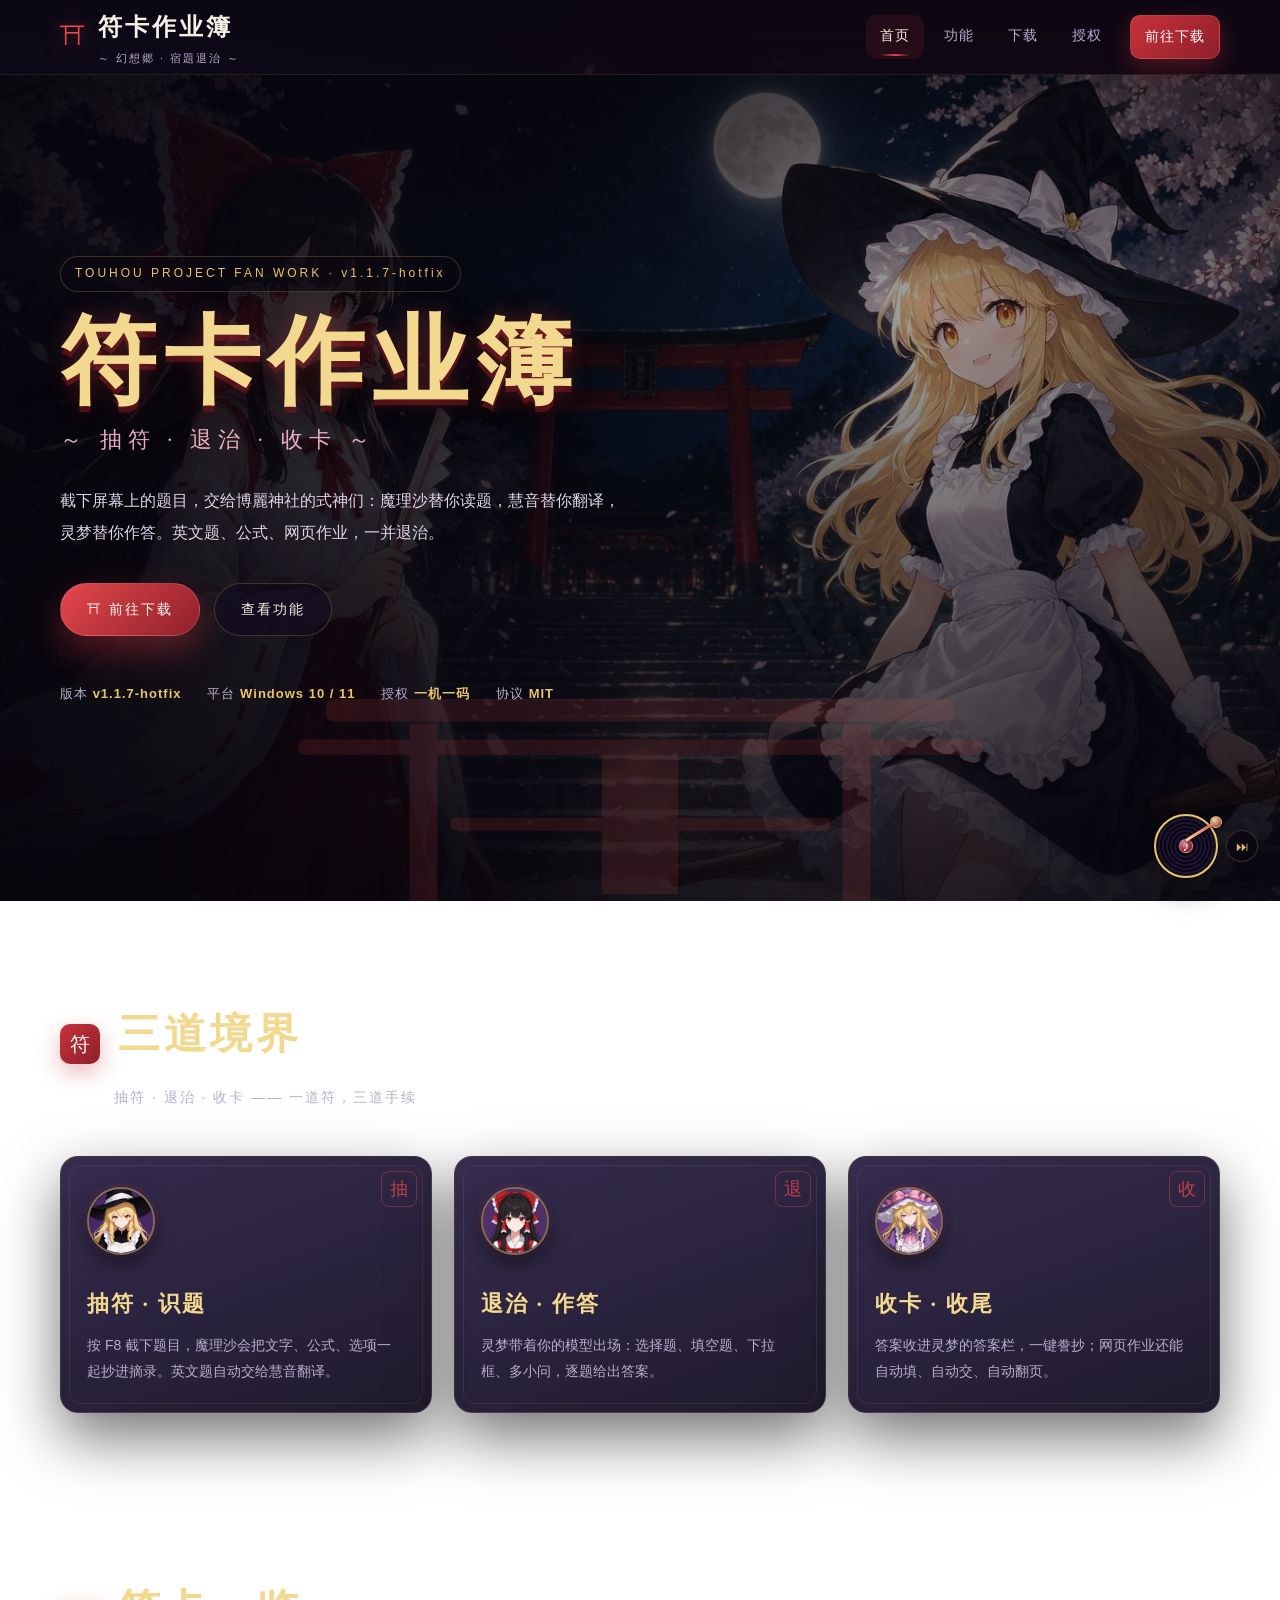
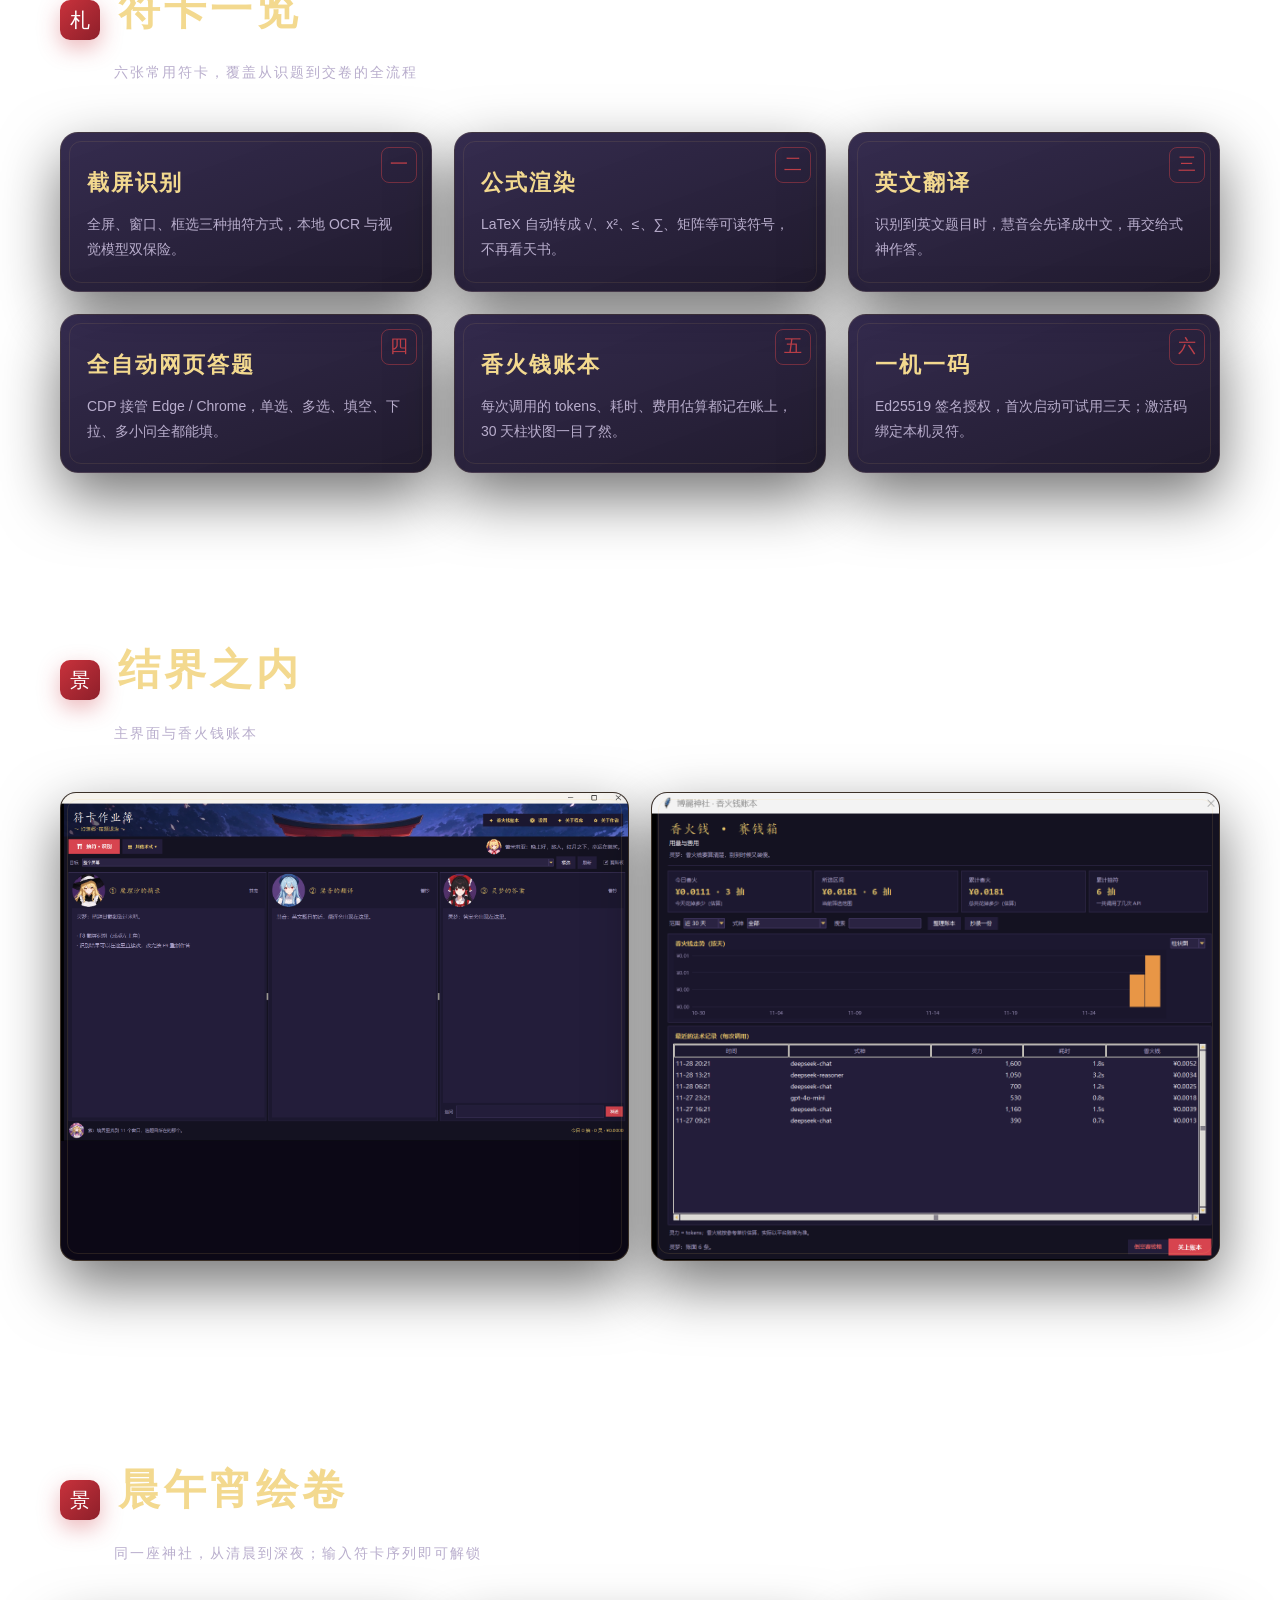
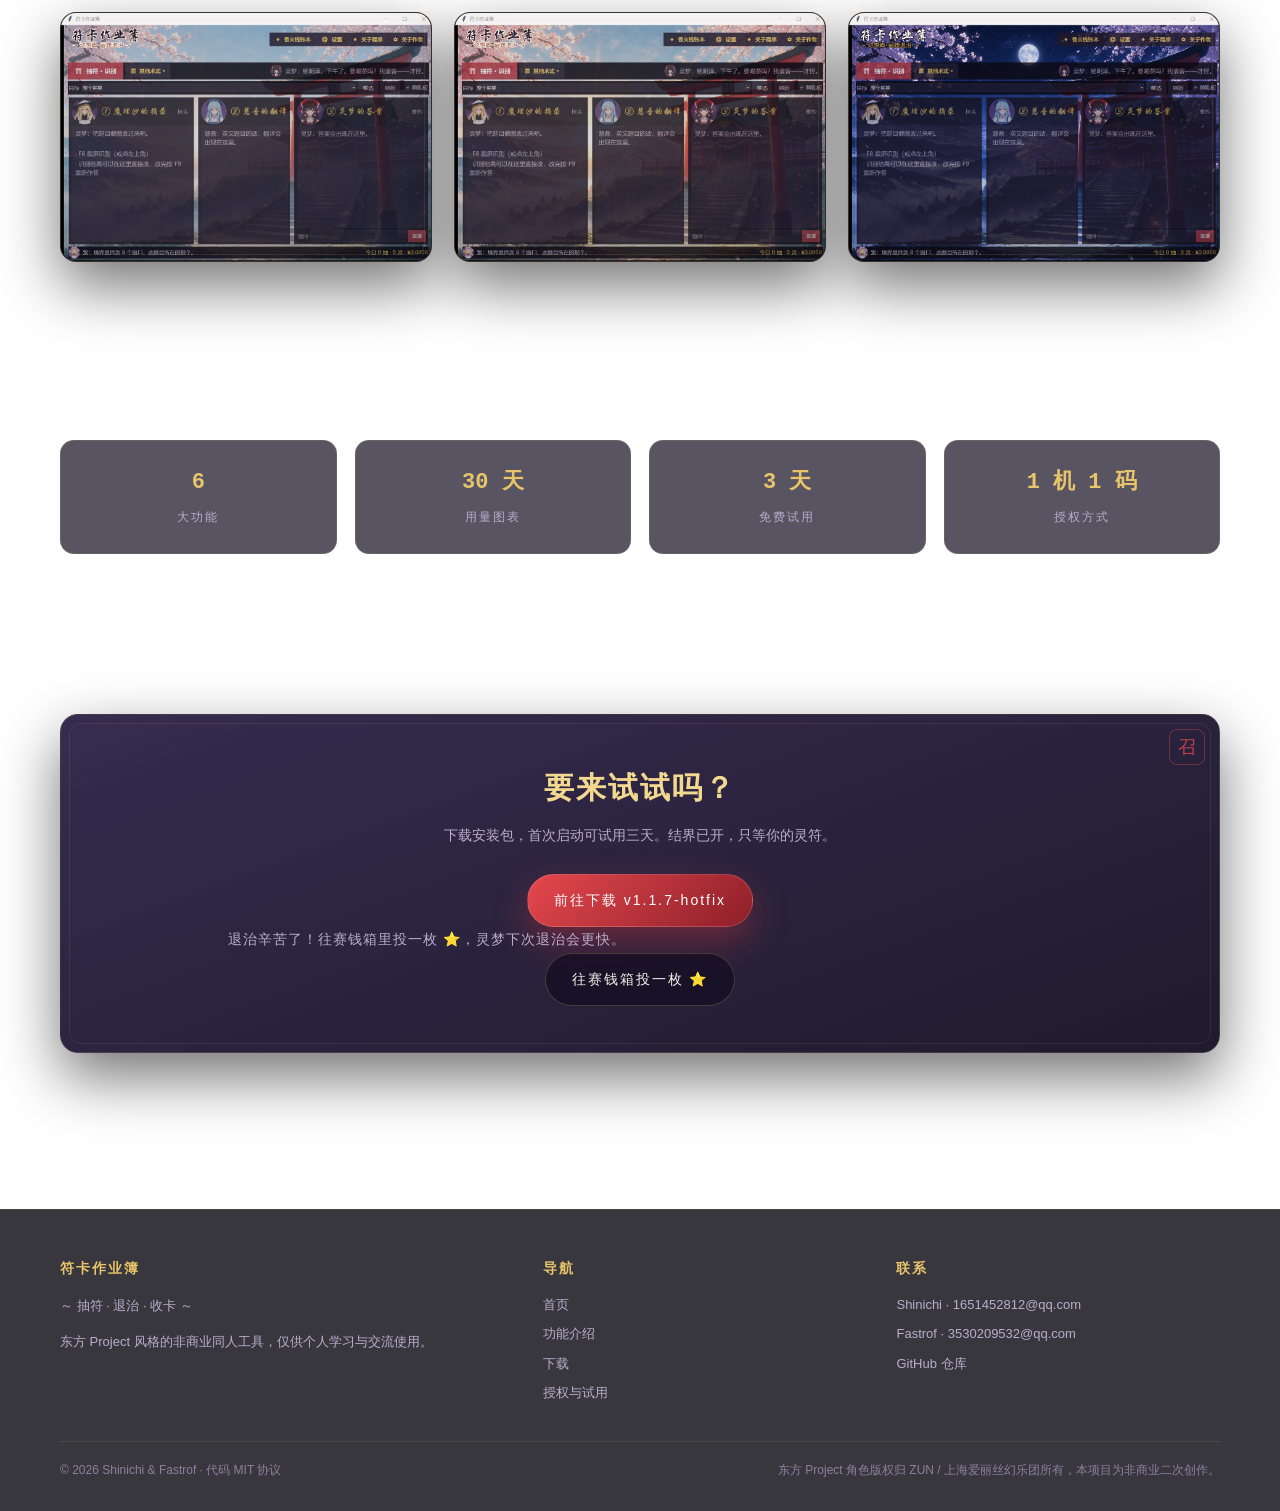
<file: docs/index.html>
<!DOCTYPE html>
<html lang="zh-CN">
<head>
  <script>
document.documentElement.classList.add("js");
(function () {
  var ua = navigator.userAgent || "";
  if (/MicroMessenger|wxwork/i.test(ua)) document.documentElement.classList.add("is-wechat");
})();
</script>
  <meta charset="UTF-8" />
  <meta name="viewport" content="width=device-width, initial-scale=1.0" />
  <title>符卡作业簿 · SpellCardHomework</title>
  <meta name="description" content="东方 Project 风格的 Windows 截屏识题 + AI 作答 + 全自动网页答题工具。" />
  <link rel="icon" href="assets/img/favicon.png" />
  <link rel="stylesheet" href="assets/css/style.css?v=20261124a" />
</head>
<body>
  <!-- 微信内置浏览器硬拦截：JS 只负责复制链接，不提供继续浏览按钮 -->
  <div class="wechat-guard" id="wechatGuard" role="alertdialog" aria-modal="true"
       aria-labelledby="wechatGuardTitle" aria-describedby="wechatGuardDesc">
    <div class="wechat-card">
      <div class="wechat-seal" aria-hidden="true">微</div>
      <p class="wechat-kicker">结界提示 · 微信内置浏览器</p>
      <h2 id="wechatGuardTitle">请用系统浏览器打开</h2>
      <p class="wechat-desc" id="wechatGuardDesc">
        微信内置浏览器会限制本站的样式与下载功能，页面可能显示不全。
        复制网址后，用手机或电脑的浏览器打开即可正常访问。
      </p>
      <ol class="wechat-steps">
        <li><b>iPhone</b><span>点右上角「···」→「在默认浏览器打开」</span></li>
        <li><b>Android</b><span>点右上角「···」→「在浏览器打开」</span></li>
        <li><b>电脑微信</b><span>点右上角「···」→「在浏览器中打开」</span></li>
      </ol>
      <div class="wechat-url-row">
        <input class="wechat-url" id="wechatUrl" type="text" readonly
               value="https://jerry9335.github.io/SpellCardHomework/" aria-label="本站网址" />
        <button class="btn btn-primary wechat-copy" id="wechatCopy" type="button">复制本站链接</button>
      </div>
      <p class="wechat-status" id="wechatStatus" aria-live="polite">复制后粘贴到系统浏览器的地址栏。</p>
      <p class="wechat-foot">本站不会要求你在微信内登录或下载任何文件。请勿在微信内置浏览器中继续操作。</p>
    </div>
  </div>

  <canvas id="petals" aria-hidden="true"></canvas>

  <header class="site-header">
    <div class="container nav">
      <a class="brand" href="index.html">
        <span class="torii" aria-hidden="true">⛩</span>
        <span><b>符卡作业簿</b><small>～ 幻想郷 · 宿題退治 ～</small></span>
      </a>
      <button class="nav-toggle" aria-label="打开菜单" aria-expanded="false">☰</button>
      <nav class="nav-links" aria-label="主导航">
        <a href="index.html">首页</a>
        <a href="features.html">功能</a>
        <a href="download.html">下载</a>
        <a href="download.html#activate">授权</a>
        <a class="nav-cta" href="download.html">前往下载</a>
      </nav>
    </div>
  </header>

  <main>
    <!-- Hero -->
    <section class="hero">
      <div class="hero-bg" aria-hidden="true"></div>
      <div class="container">
        <div class="hero-inner">
          <span class="hero-kicker">TOUHOU PROJECT FAN WORK · v1.1.7-hotfix</span>
          <h1>符卡作业簿</h1>
          <div class="jp">～ 抽符 · 退治 · 收卡 ～</div>
          <p class="lead">
            截下屏幕上的题目，交给博麗神社的式神们：魔理沙替你读题，慧音替你翻译，
            灵梦替你作答。英文题、公式、网页作业，一并退治。
          </p>
          <div class="hero-actions">
            <a class="btn btn-primary" href="download.html">⛩ 前往下载</a>
            <a class="btn btn-ghost" href="features.html">查看功能</a>
          </div>
          <div class="hero-meta">
            <span>版本 <b>v1.1.7-hotfix</b></span>
            <span>平台 <b>Windows 10 / 11</b></span>
            <span>授权 <b>一机一码</b></span>
            <span>协议 <b>MIT</b></span>
          </div>
        </div>
      </div>
      <svg class="torii-silhouette" viewBox="0 0 600 200" aria-hidden="true">
        <g fill="#e5484d">
          <rect x="52" y="26" width="496" height="18" rx="6" />
          <rect x="30" y="58" width="540" height="12" rx="5" />
          <rect x="118" y="46" width="22" height="150" />
          <rect x="460" y="46" width="22" height="150" />
          <rect x="270" y="70" width="60" height="110" />
          <rect x="150" y="120" width="300" height="10" rx="4" />
        </g>
      </svg>
    </section>

    <!-- 三道境界 -->
    <section class="section">
      <div class="container">
        <div class="section-head reveal">
          <span class="seal">符</span>
          <h2>三道境界</h2>
          <p class="sub">抽符 · 退治 · 收卡 —— 一道符，三道手续</p>
        </div>
        <div class="grid grid-3">
          <article class="spell-card reveal" data-seal="抽">
            <div class="icon"><img class="avatar" src="assets/img/marisa.png" alt="魔理沙" /></div>
            <h3>抽符 · 识题</h3>
            <p>按 F8 截下题目，魔理沙会把文字、公式、选项一起抄进摘录。英文题自动交给慧音翻译。</p>
          </article>
          <article class="spell-card reveal" data-seal="退">
            <div class="icon"><img class="avatar" src="assets/img/reimu.png" alt="灵梦" /></div>
            <h3>退治 · 作答</h3>
            <p>灵梦带着你的模型出场：选择题、填空题、下拉框、多小问，逐题给出答案。</p>
          </article>
          <article class="spell-card reveal" data-seal="收">
            <div class="icon"><img class="avatar" src="assets/img/yukari.png" alt="紫" /></div>
            <h3>收卡 · 收尾</h3>
            <p>答案收进灵梦的答案栏，一键誊抄；网页作业还能自动填、自动交、自动翻页。</p>
          </article>
        </div>
      </div>
    </section>

    <!-- 符卡一览 -->
    <section class="section tight">
      <div class="container">
        <div class="section-head reveal">
          <span class="seal">札</span>
          <h2>符卡一览</h2>
          <p class="sub">六张常用符卡，覆盖从识题到交卷的全流程</p>
        </div>
        <div class="grid grid-3">
          <article class="spell-card reveal" data-seal="一">
            <h3>截屏识别</h3>
            <p>全屏、窗口、框选三种抽符方式，本地 OCR 与视觉模型双保险。</p>
          </article>
          <article class="spell-card reveal" data-seal="二">
            <h3>公式渲染</h3>
            <p>LaTeX 自动转成 √、x²、≤、∑、矩阵等可读符号，不再看天书。</p>
          </article>
          <article class="spell-card reveal" data-seal="三">
            <h3>英文翻译</h3>
            <p>识别到英文题目时，慧音会先译成中文，再交给式神作答。</p>
          </article>
          <article class="spell-card reveal" data-seal="四">
            <h3>全自动网页答题</h3>
            <p>CDP 接管 Edge / Chrome，单选、多选、填空、下拉、多小问全都能填。</p>
          </article>
          <article class="spell-card reveal" data-seal="五">
            <h3>香火钱账本</h3>
            <p>每次调用的 tokens、耗时、费用估算都记在账上，30 天柱状图一目了然。</p>
          </article>
          <article class="spell-card reveal" data-seal="六">
            <h3>一机一码</h3>
            <p>Ed25519 签名授权，首次启动可试用三天；激活码绑定本机灵符。</p>
          </article>
        </div>
      </div>
    </section>

    <!-- 截图 -->
    <section class="section">
      <div class="container">
        <div class="section-head reveal">
          <span class="seal">景</span>
          <h2>结界之内</h2>
          <p class="sub">主界面与香火钱账本</p>
        </div>
        <div class="grid grid-2">
          <figure class="shot reveal" style="margin:0">
            <img src="assets/img/main.png?v=1.1.7" alt="符卡作业簿主界面：左侧摘录、中间翻译、右侧答案" loading="lazy" />
          </figure>
          <figure class="shot reveal" style="margin:0">
            <img src="assets/img/usage.png?v=1.1.7" alt="香火钱账本：用量统计与最近调用记录" loading="lazy" />
          </figure>
        </div>
      </div>
    </section>

    <!-- 晨午宵绘卷 -->
    <section class="section">
      <div class="container">
        <div class="section-head reveal">
          <span class="seal">景</span>
          <h2>晨午宵绘卷</h2>
          <p class="sub">同一座神社，从清晨到深夜；输入符卡序列即可解锁</p>
        </div>
        <div class="grid grid-3">
          <figure class="shot reveal" style="margin:0">
            <img src="assets/img/theme_morning.png?v=1.1.7" alt="晨午宵绘卷早上主题：神社清晨与樱花" loading="lazy" />
          </figure>
          <figure class="shot reveal" style="margin:0">
            <img src="assets/img/theme_afternoon.png?v=1.1.7" alt="晨午宵绘卷下午主题：神社午后与光柱" loading="lazy" />
          </figure>
          <figure class="shot reveal" style="margin:0">
            <img src="assets/img/theme_night.png?v=1.1.7" alt="晨午宵绘卷晚上主题：神社月夜与灯笼" loading="lazy" />
          </figure>
        </div>
      </div>
    </section>

    <!-- 数据 -->
    <section class="section tight">
      <div class="container">
        <div class="stats reveal">
          <div class="stat"><b>6</b><span>大功能</span></div>
          <div class="stat"><b>30 天</b><span>用量图表</span></div>
          <div class="stat"><b>3 天</b><span>免费试用</span></div>
          <div class="stat"><b>1 机 1 码</b><span>授权方式</span></div>
        </div>
      </div>
    </section>

    <!-- 下载 CTA -->
    <section class="section">
      <div class="container">
        <div class="spell-card reveal" style="padding:46px;text-align:center" data-seal="召">
          <h3 style="font-size:30px;margin-bottom:8px">要来试试吗？</h3>
          <p style="max-width:560px;margin:0 auto 26px">
            下载安装包，首次启动可试用三天。结界已开，只等你的灵符。
          </p>
          <a class="btn btn-primary" href="https://github.com/Jerry9335/SpellCardHomework/releases/download/v1.1.7-hotfix/SpellCardHomework-Setup-1.1.7-hotfix.exe">前往下载 v1.1.7-hotfix</a>
          <p class="support-line">退治辛苦了！往赛钱箱里投一枚 ⭐，灵梦下次退治会更快。</p>
          <a class="btn btn-ghost" href="https://github.com/Jerry9335/SpellCardHomework/stargazers" target="_blank" rel="noopener">往赛钱箱投一枚 ⭐</a>
        </div>
      </div>
    </section>
  </main>

  <footer class="site-footer">
    <div class="container">
      <div class="footer-grid">
        <div>
          <h4>符卡作业簿</h4>
          <p>～ 抽符 · 退治 · 收卡 ～</p>
          <p>东方 Project 风格的非商业同人工具，仅供个人学习与交流使用。</p>
        </div>
        <div>
          <h4>导航</h4>
          <a href="index.html">首页</a>
          <a href="features.html">功能介绍</a>
          <a href="https://github.com/Jerry9335/SpellCardHomework/releases/download/v1.1.7-hotfix/SpellCardHomework-Setup-1.1.7-hotfix.exe">下载</a>
          <a href="download.html#activate">授权与试用</a>
        </div>
        <div>
          <h4>联系</h4>
          <a href="mailto:1651452812@qq.com">Shinichi · 1651452812@qq.com</a>
          <a href="mailto:3530209532@qq.com">Fastrof · 3530209532@qq.com</a>
          <a href="https://github.com/Jerry9335/SpellCardHomework" target="_blank" rel="noopener">GitHub 仓库</a>
        </div>
      </div>
      <div class="footer-bottom">
        <span>© <span data-year>2026</span> Shinichi &amp; Fastrof · 代码 MIT 协议</span>
        <span>东方 Project 角色版权归 ZUN / 上海爱丽丝幻乐团所有，本项目为非商业二次创作。</span>
      </div>
    </div>
  </footer>

  <script src="assets/js/main.js?v=20261124a"></script>
  <script src="assets/js/wechat-guard.js?v=20261124a"></script>
</body>
</html>
</file>
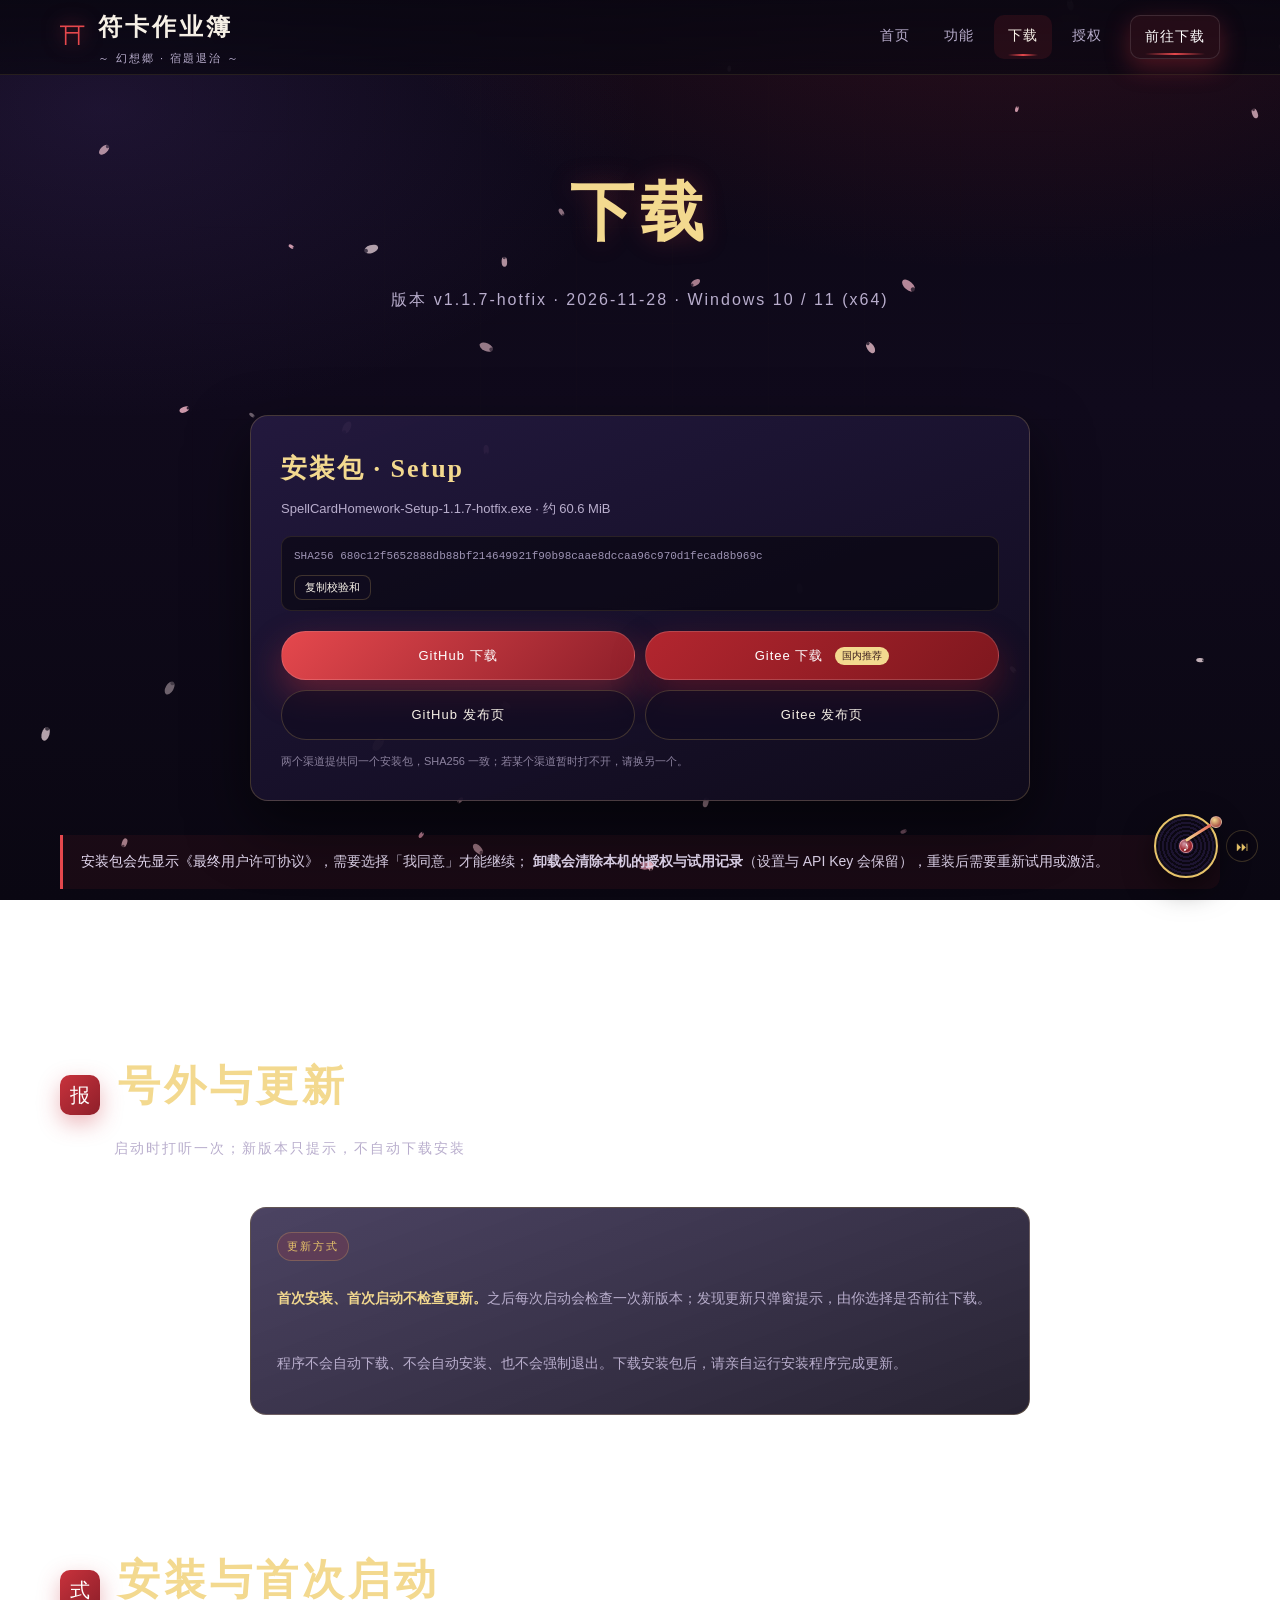
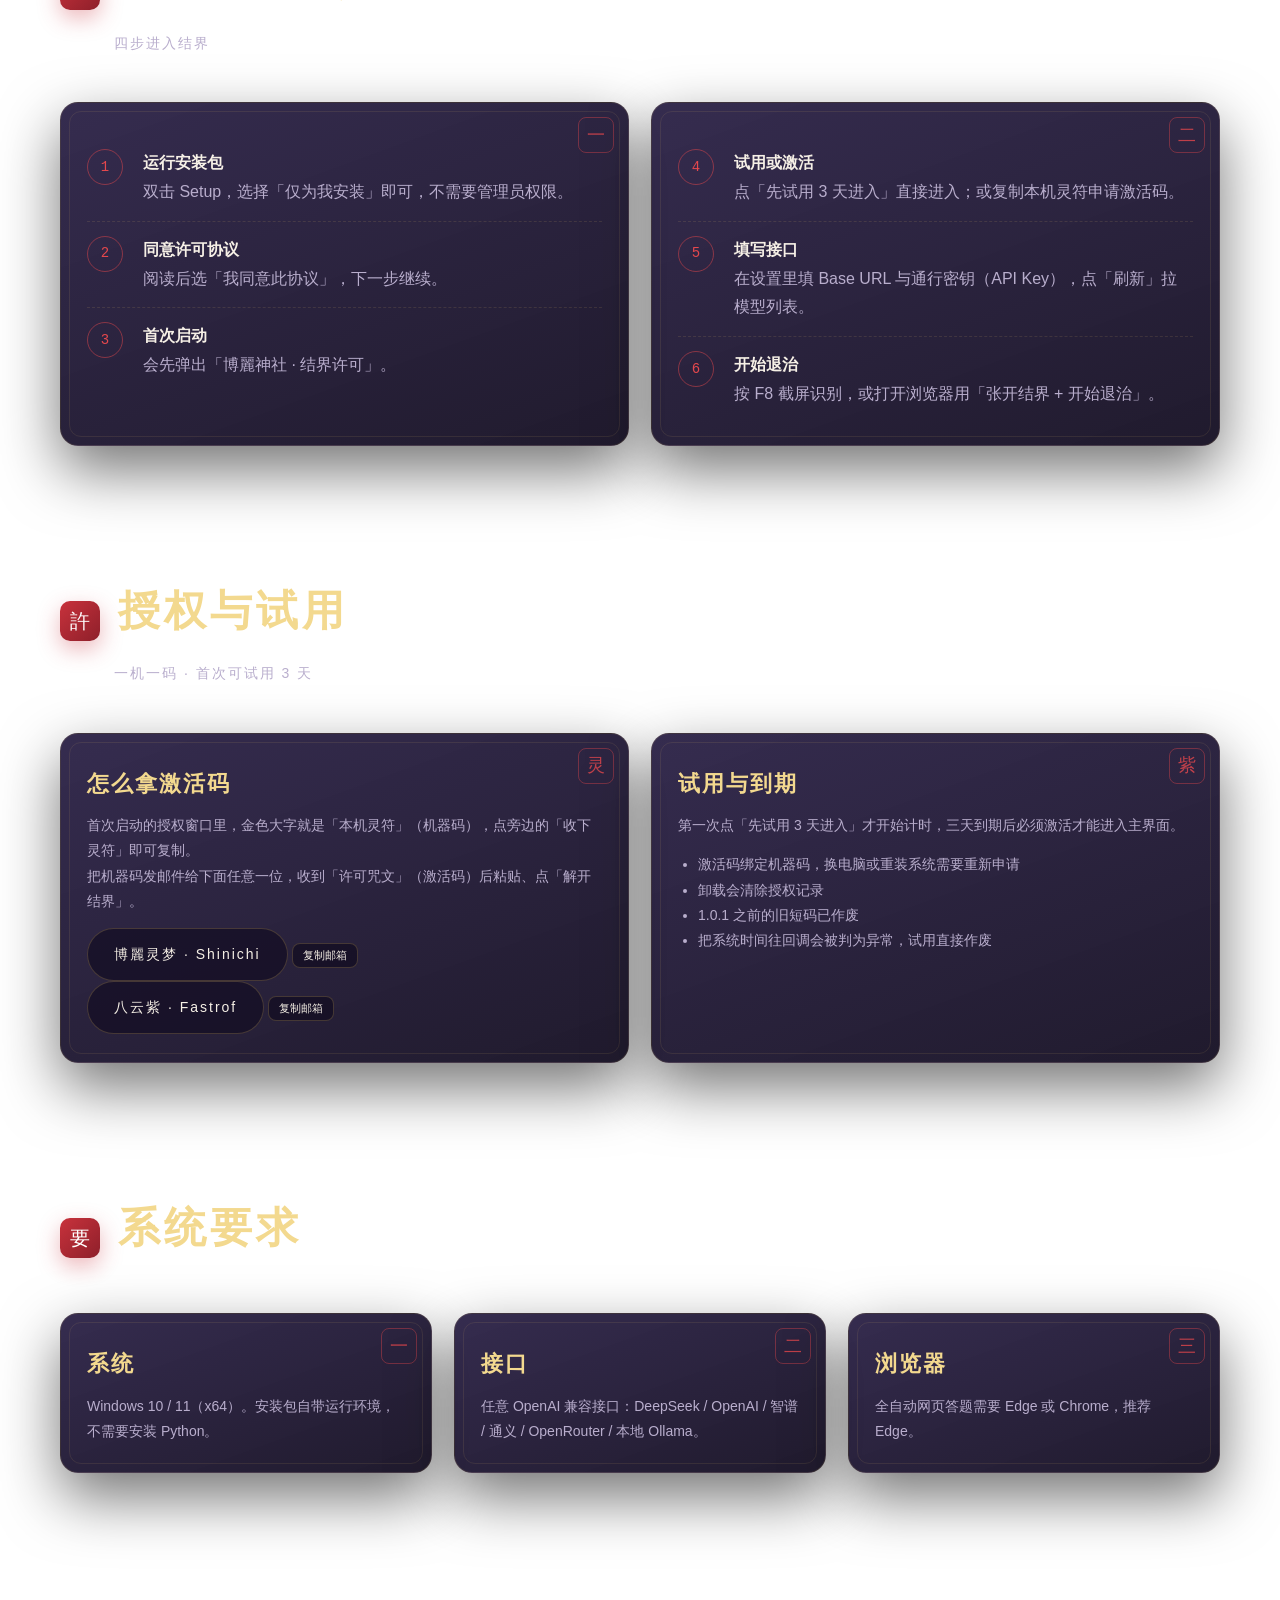
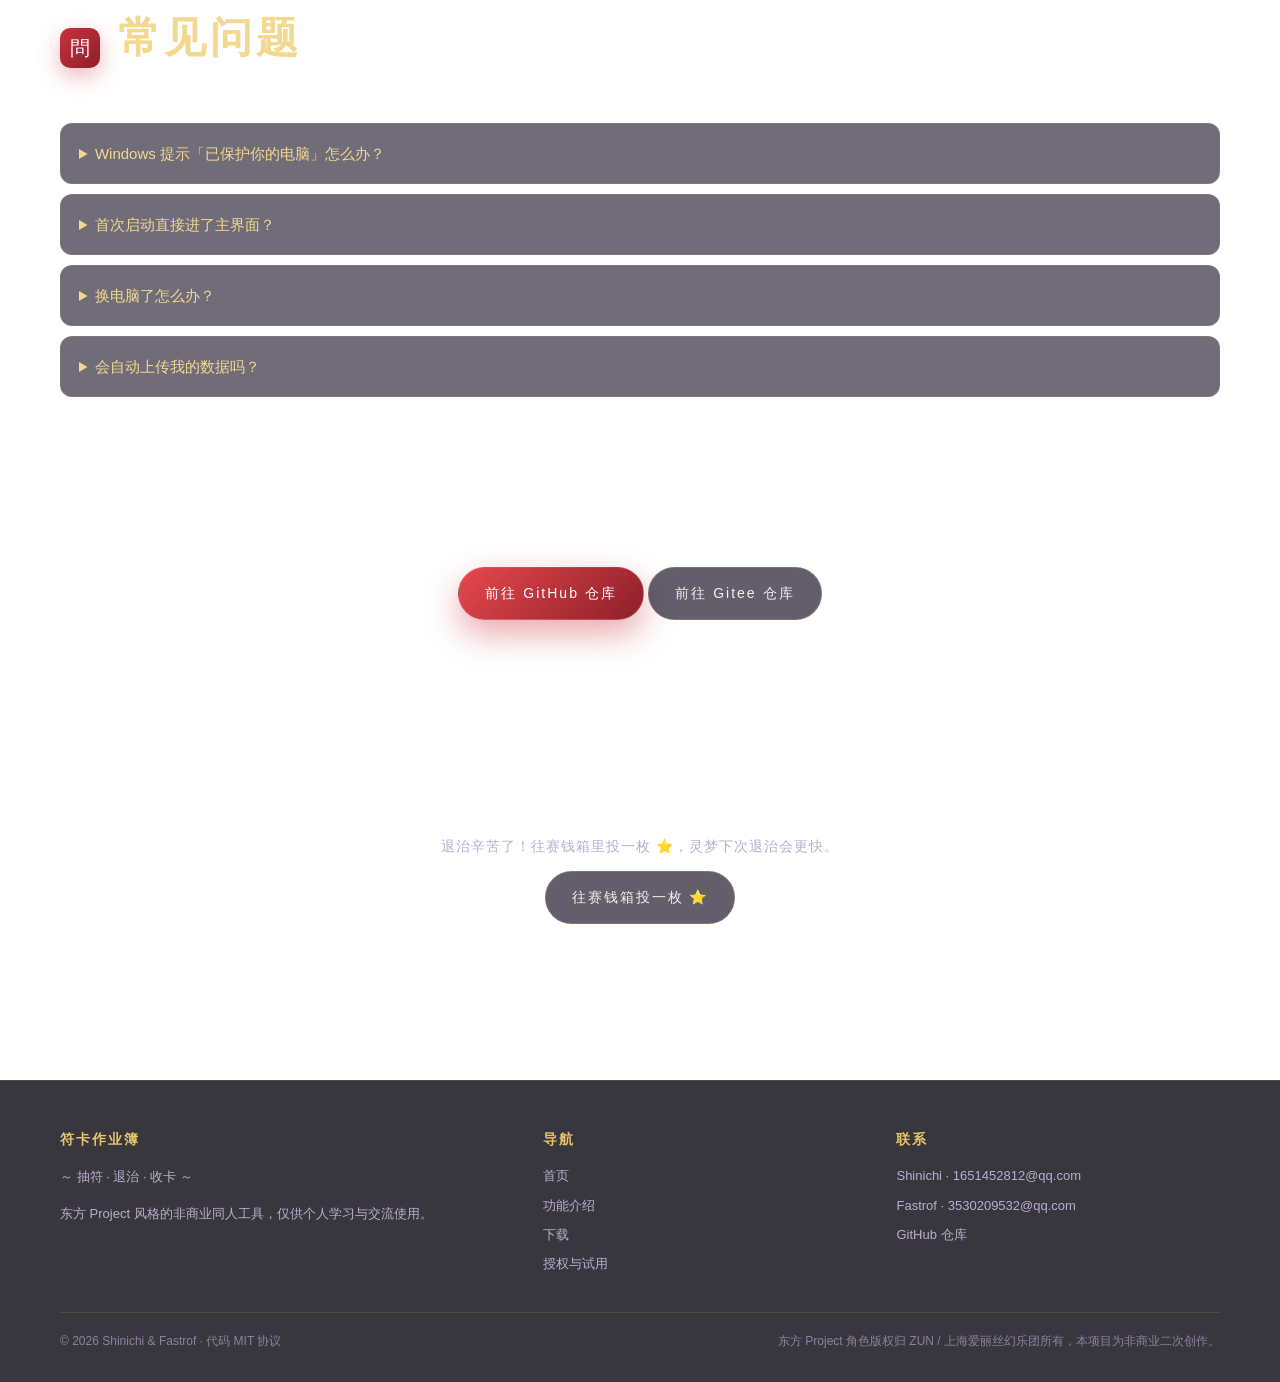
<file: docs/download.html>
<!DOCTYPE html>
<html lang="zh-CN">
<head>
  <script>
document.documentElement.classList.add("js");
(function () {
  var ua = navigator.userAgent || "";
  if (/MicroMessenger|wxwork/i.test(ua)) document.documentElement.classList.add("is-wechat");
})();
</script>
  <meta charset="UTF-8" />
  <meta name="viewport" content="width=device-width, initial-scale=1.0" />
  <title>下载 · 符卡作业簿</title>
  <meta name="description" content="下载符卡作业簿 v1.1.7-hotfix：Windows 安装包，含校验和、系统要求与授权说明。" />
  <link rel="icon" href="assets/img/favicon.png" />
  <link rel="stylesheet" href="assets/css/style.css?v=20261124a" />
</head>
<body>
  <!-- 微信内置浏览器硬拦截：JS 只负责复制链接，不提供继续浏览按钮 -->
  <div class="wechat-guard" id="wechatGuard" role="alertdialog" aria-modal="true"
       aria-labelledby="wechatGuardTitle" aria-describedby="wechatGuardDesc">
    <div class="wechat-card">
      <div class="wechat-seal" aria-hidden="true">微</div>
      <p class="wechat-kicker">结界提示 · 微信内置浏览器</p>
      <h2 id="wechatGuardTitle">请用系统浏览器打开</h2>
      <p class="wechat-desc" id="wechatGuardDesc">
        微信内置浏览器会限制本站的样式与下载功能，页面可能显示不全。
        复制网址后，用手机或电脑的浏览器打开即可正常访问。
      </p>
      <ol class="wechat-steps">
        <li><b>iPhone</b><span>点右上角「···」→「在默认浏览器打开」</span></li>
        <li><b>Android</b><span>点右上角「···」→「在浏览器打开」</span></li>
        <li><b>电脑微信</b><span>点右上角「···」→「在浏览器中打开」</span></li>
      </ol>
      <div class="wechat-url-row">
        <input class="wechat-url" id="wechatUrl" type="text" readonly
               value="https://jerry9335.github.io/SpellCardHomework/" aria-label="本站网址" />
        <button class="btn btn-primary wechat-copy" id="wechatCopy" type="button">复制本站链接</button>
      </div>
      <p class="wechat-status" id="wechatStatus" aria-live="polite">复制后粘贴到系统浏览器的地址栏。</p>
      <p class="wechat-foot">本站不会要求你在微信内登录或下载任何文件。请勿在微信内置浏览器中继续操作。</p>
    </div>
  </div>

  <canvas id="petals" aria-hidden="true"></canvas>

  <header class="site-header">
    <div class="container nav">
      <a class="brand" href="index.html">
        <span class="torii" aria-hidden="true">⛩</span>
        <span><b>符卡作业簿</b><small>～ 幻想郷 · 宿題退治 ～</small></span>
      </a>
      <button class="nav-toggle" aria-label="打开菜单" aria-expanded="false">☰</button>
      <nav class="nav-links" aria-label="主导航">
        <a href="index.html">首页</a>
        <a href="features.html">功能</a>
        <a href="download.html">下载</a>
        <a href="download.html#activate">授权</a>
        <a class="nav-cta" href="download.html">前往下载</a>
      </nav>
    </div>
  </header>

  <main>
    <section class="download-hero">
      <div class="container">
        <h1>下载</h1>
        <p>版本 v1.1.7-hotfix · 2026-11-28 · Windows 10 / 11 (x64)</p>
      </div>
    </section>

    <section class="section" style="padding-top:10px">
      <div class="container">
        <div class="dl-grid">
          <article class="dl-card reveal">
            <h3>安装包 · Setup</h3>
            <div class="meta">SpellCardHomework-Setup-1.1.7-hotfix.exe · 约 60.6 MiB</div>
            <div class="hash">SHA256 680c12f5652888db88bf214649921f90b98caae8dccaa96c970d1fecad8b969c
              <div style="margin-top:8px">
                <button class="copy-btn" data-copy="680c12f5652888db88bf214649921f90b98caae8dccaa96c970d1fecad8b969c">复制校验和</button>
              </div>
            </div>
            <div class="actions">
              <a class="btn btn-primary" href="https://github.com/Jerry9335/SpellCardHomework/releases/download/v1.1.7-hotfix/SpellCardHomework-Setup-1.1.7-hotfix.exe">GitHub 下载</a>
              <a class="btn btn-gitee" href="https://gitee.com/jerry6663/SpellCardHomework/releases/download/v1.1.7-hotfix/SpellCardHomework-Setup-1.1.7-hotfix.exe">Gitee 下载<span class="mini">国内推荐</span></a>
            </div>
            <div class="actions">
              <a class="btn btn-ghost" href="https://github.com/Jerry9335/SpellCardHomework/releases/latest" target="_blank" rel="noopener">GitHub 发布页</a>
              <a class="btn btn-ghost" href="https://gitee.com/jerry6663/SpellCardHomework/releases/tag/v1.1.7-hotfix" target="_blank" rel="noopener">Gitee 发布页</a>
            </div>
            <p class="dl-note">两个渠道提供同一个安装包，SHA256 一致；若某个渠道暂时打不开，请换另一个。</p>
          </article>
        </div>

        <div class="notice reveal">
          安装包会先显示《最终用户许可协议》，需要选择「我同意」才能继续；
          <b>卸载会清除本机的授权与试用记录</b>（设置与 API Key 会保留），重装后需要重新试用或激活。
        </div>
      </div>
    </section>

    <section class="section tight">
      <div class="container">
        <div class="section-head reveal">
          <span class="seal">报</span>
          <h2>号外与更新</h2>
          <p class="sub">启动时打听一次；新版本只提示，不自动下载安装</p>
        </div>
        <div class="update-note reveal">
          <span class="update-tag">更新方式</span>
          <p><strong>首次安装、首次启动不检查更新。</strong>之后每次启动会检查一次新版本；发现更新只弹窗提示，由你选择是否前往下载。</p>
          <p>程序不会自动下载、不会自动安装、也不会强制退出。下载安装包后，请亲自运行安装程序完成更新。</p>
        </div>
      </div>
    </section>

    <section class="section tight">
      <div class="container">
        <div class="section-head reveal">
          <span class="seal">式</span>
          <h2>安装与首次启动</h2>
          <p class="sub">四步进入结界</p>
        </div>
        <div class="grid grid-2">
          <div class="spell-card reveal" data-seal="一" style="padding:12px 26px 22px">
            <ol class="steps">
              <li><b>运行安装包</b><br />双击 Setup，选择「仅为我安装」即可，不需要管理员权限。</li>
              <li><b>同意许可协议</b><br />阅读后选「我同意此协议」，下一步继续。</li>
              <li><b>首次启动</b><br />会先弹出「博麗神社 · 结界许可」。</li>
            </ol>
          </div>
          <div class="spell-card reveal" data-seal="二" style="padding:12px 26px 22px">
            <ol class="steps" start="4" style="counter-reset: step 3">
              <li><b>试用或激活</b><br />点「先试用 3 天进入」直接进入；或复制本机灵符申请激活码。</li>
              <li><b>填写接口</b><br />在设置里填 Base URL 与通行密钥（API Key），点「刷新」拉模型列表。</li>
              <li><b>开始退治</b><br />按 F8 截屏识别，或打开浏览器用「张开结界 + 开始退治」。</li>
            </ol>
          </div>
        </div>
      </div>
    </section>

    <section class="section tight" id="activate">
      <div class="container">
        <div class="section-head reveal">
          <span class="seal">許</span>
          <h2>授权与试用</h2>
          <p class="sub">一机一码 · 首次可试用 3 天</p>
        </div>
        <div class="grid grid-2">
          <div class="spell-card reveal" data-seal="灵">
            <h3>怎么拿激活码</h3>
            <p>首次启动的授权窗口里，金色大字就是「本机灵符」（机器码），点旁边的「收下灵符」即可复制。</p>
            <p>把机器码发邮件给下面任意一位，收到「许可咒文」（激活码）后粘贴、点「解开结界」。</p>
            <p style="margin-top:14px">
              <a class="btn btn-ghost" href="mailto:1651452812@qq.com">博麗灵梦 · Shinichi</a>
              <button class="copy-btn" data-copy="1651452812@qq.com">复制邮箱</button>
            </p>
            <p>
              <a class="btn btn-ghost" href="mailto:3530209532@qq.com">八云紫 · Fastrof</a>
              <button class="copy-btn" data-copy="3530209532@qq.com">复制邮箱</button>
            </p>
          </div>
          <div class="spell-card reveal" data-seal="紫">
            <h3>试用与到期</h3>
            <p>第一次点「先试用 3 天进入」才开始计时，三天到期后必须激活才能进入主界面。</p>
            <ul style="color:var(--muted);font-size:14px;padding-left:20px">
              <li>激活码绑定机器码，换电脑或重装系统需要重新申请</li>
              <li>卸载会清除授权记录</li>
              <li>1.0.1 之前的旧短码已作废</li>
              <li>把系统时间往回调会被判为异常，试用直接作废</li>
            </ul>
          </div>
        </div>
      </div>
    </section>

    <section class="section tight">
      <div class="container">
        <div class="section-head reveal">
          <span class="seal">要</span>
          <h2>系统要求</h2>
        </div>
        <div class="grid grid-3">
          <article class="spell-card reveal" data-seal="一">
            <h3>系统</h3>
            <p>Windows 10 / 11（x64）。安装包自带运行环境，不需要安装 Python。</p>
          </article>
          <article class="spell-card reveal" data-seal="二">
            <h3>接口</h3>
            <p>任意 OpenAI 兼容接口：DeepSeek / OpenAI / 智谱 / 通义 / OpenRouter / 本地 Ollama。</p>
          </article>
          <article class="spell-card reveal" data-seal="三">
            <h3>浏览器</h3>
            <p>全自动网页答题需要 Edge 或 Chrome，推荐 Edge。</p>
          </article>
        </div>
      </div>
    </section>

    <section class="section tight">
      <div class="container">
        <div class="section-head reveal">
          <span class="seal">問</span>
          <h2>常见问题</h2>
        </div>
        <div class="reveal">
          <details class="faq">
            <summary>Windows 提示「已保护你的电脑」怎么办？</summary>
            <p>安装包没有购买代码签名证书，SmartScreen 会提示。点「更多信息 → 仍要运行」即可。校验和可以在上方复制核对。</p>
          </details>
          <details class="faq">
            <summary>首次启动直接进了主界面？</summary>
            <p>先确认「关于程序」里版本是 v1.1.7-hotfix，再看 <code>%APPDATA%\SpellCardHomework\boot.log</code> 里的 <code>access=</code> 记录，能看出它读到了什么授权状态。</p>
          </details>
          <details class="faq">
            <summary>换电脑了怎么办？</summary>
            <p>机器码会变，需要把新的「本机灵符」发邮件重新申请激活码。旧码只对旧机器有效。</p>
          </details>
          <details class="faq">
            <summary>会自动上传我的数据吗？</summary>
            <p>不会。API Key 用 Windows DPAPI 加密保存在本机，用量记录也只写在本机文件里，不会上传到作者服务器。</p>
          </details>
        </div>
      </div>
    </section>

    <section class="section">
      <div class="container" style="text-align:center">
        <a class="btn btn-primary reveal" href="https://github.com/Jerry9335/SpellCardHomework" target="_blank" rel="noopener">前往 GitHub 仓库</a>
        <a class="btn btn-ghost reveal" href="https://gitee.com/jerry6663/SpellCardHomework" target="_blank" rel="noopener">前往 Gitee 仓库</a>
      </div>
    </section>
    <section class="section">
      <div class="container" style="text-align:center">
        <p class="support-line">退治辛苦了！往赛钱箱里投一枚 ⭐，灵梦下次退治会更快。</p>
        <a class="btn btn-ghost reveal" href="https://github.com/Jerry9335/SpellCardHomework/stargazers" target="_blank" rel="noopener">往赛钱箱投一枚 ⭐</a>
      </div>
    </section>
  </main>

  <footer class="site-footer">
    <div class="container">
      <div class="footer-grid">
        <div>
          <h4>符卡作业簿</h4>
          <p>～ 抽符 · 退治 · 收卡 ～</p>
          <p>东方 Project 风格的非商业同人工具，仅供个人学习与交流使用。</p>
        </div>
        <div>
          <h4>导航</h4>
          <a href="index.html">首页</a>
          <a href="features.html">功能介绍</a>
          <a href="download.html">下载</a>
          <a href="download.html#activate">授权与试用</a>
        </div>
        <div>
          <h4>联系</h4>
          <a href="mailto:1651452812@qq.com">Shinichi · 1651452812@qq.com</a>
          <a href="mailto:3530209532@qq.com">Fastrof · 3530209532@qq.com</a>
          <a href="https://github.com/Jerry9335/SpellCardHomework" target="_blank" rel="noopener">GitHub 仓库</a>
        </div>
      </div>
      <div class="footer-bottom">
        <span>© <span data-year>2026</span> Shinichi &amp; Fastrof · 代码 MIT 协议</span>
        <span>东方 Project 角色版权归 ZUN / 上海爱丽丝幻乐团所有，本项目为非商业二次创作。</span>
      </div>
    </div>
  </footer>

  <script src="assets/js/main.js?v=20261124a"></script>
  <script src="assets/js/wechat-guard.js?v=20261124a"></script>
</body>
</html>
</file>
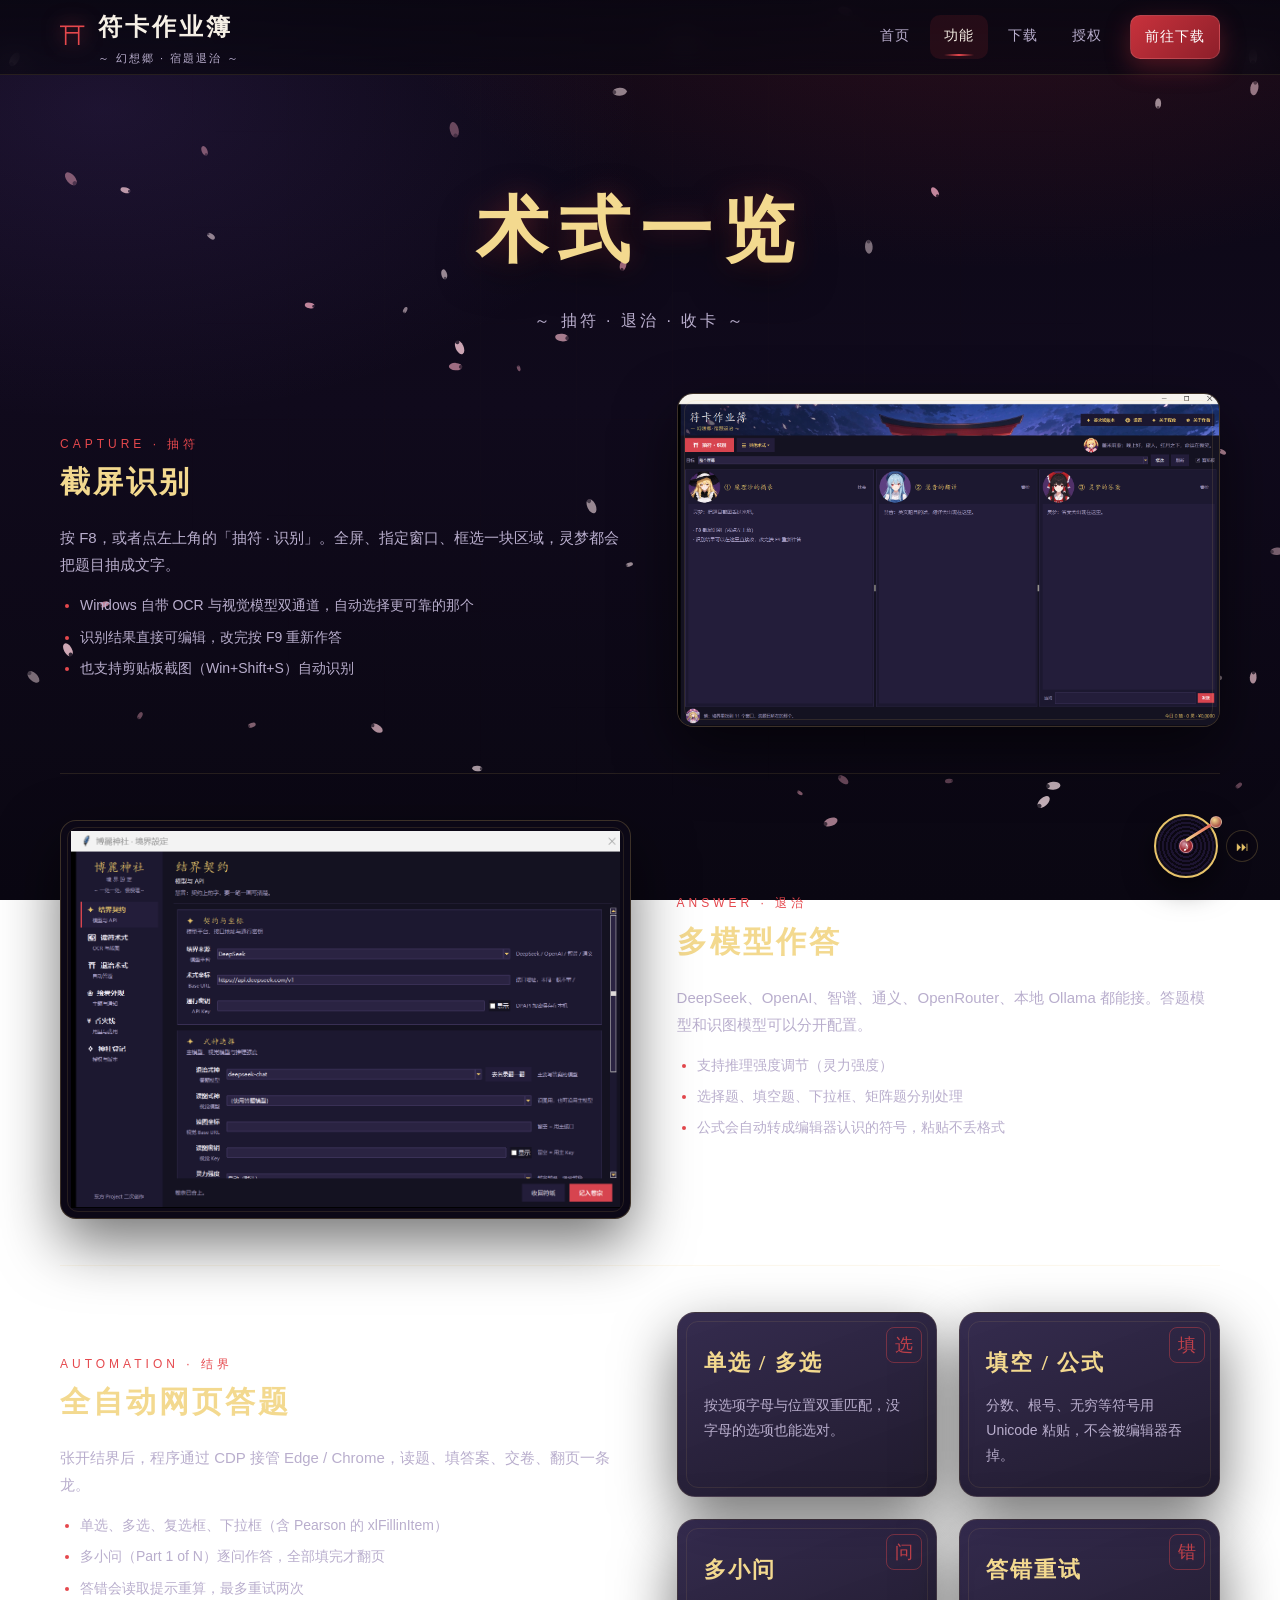
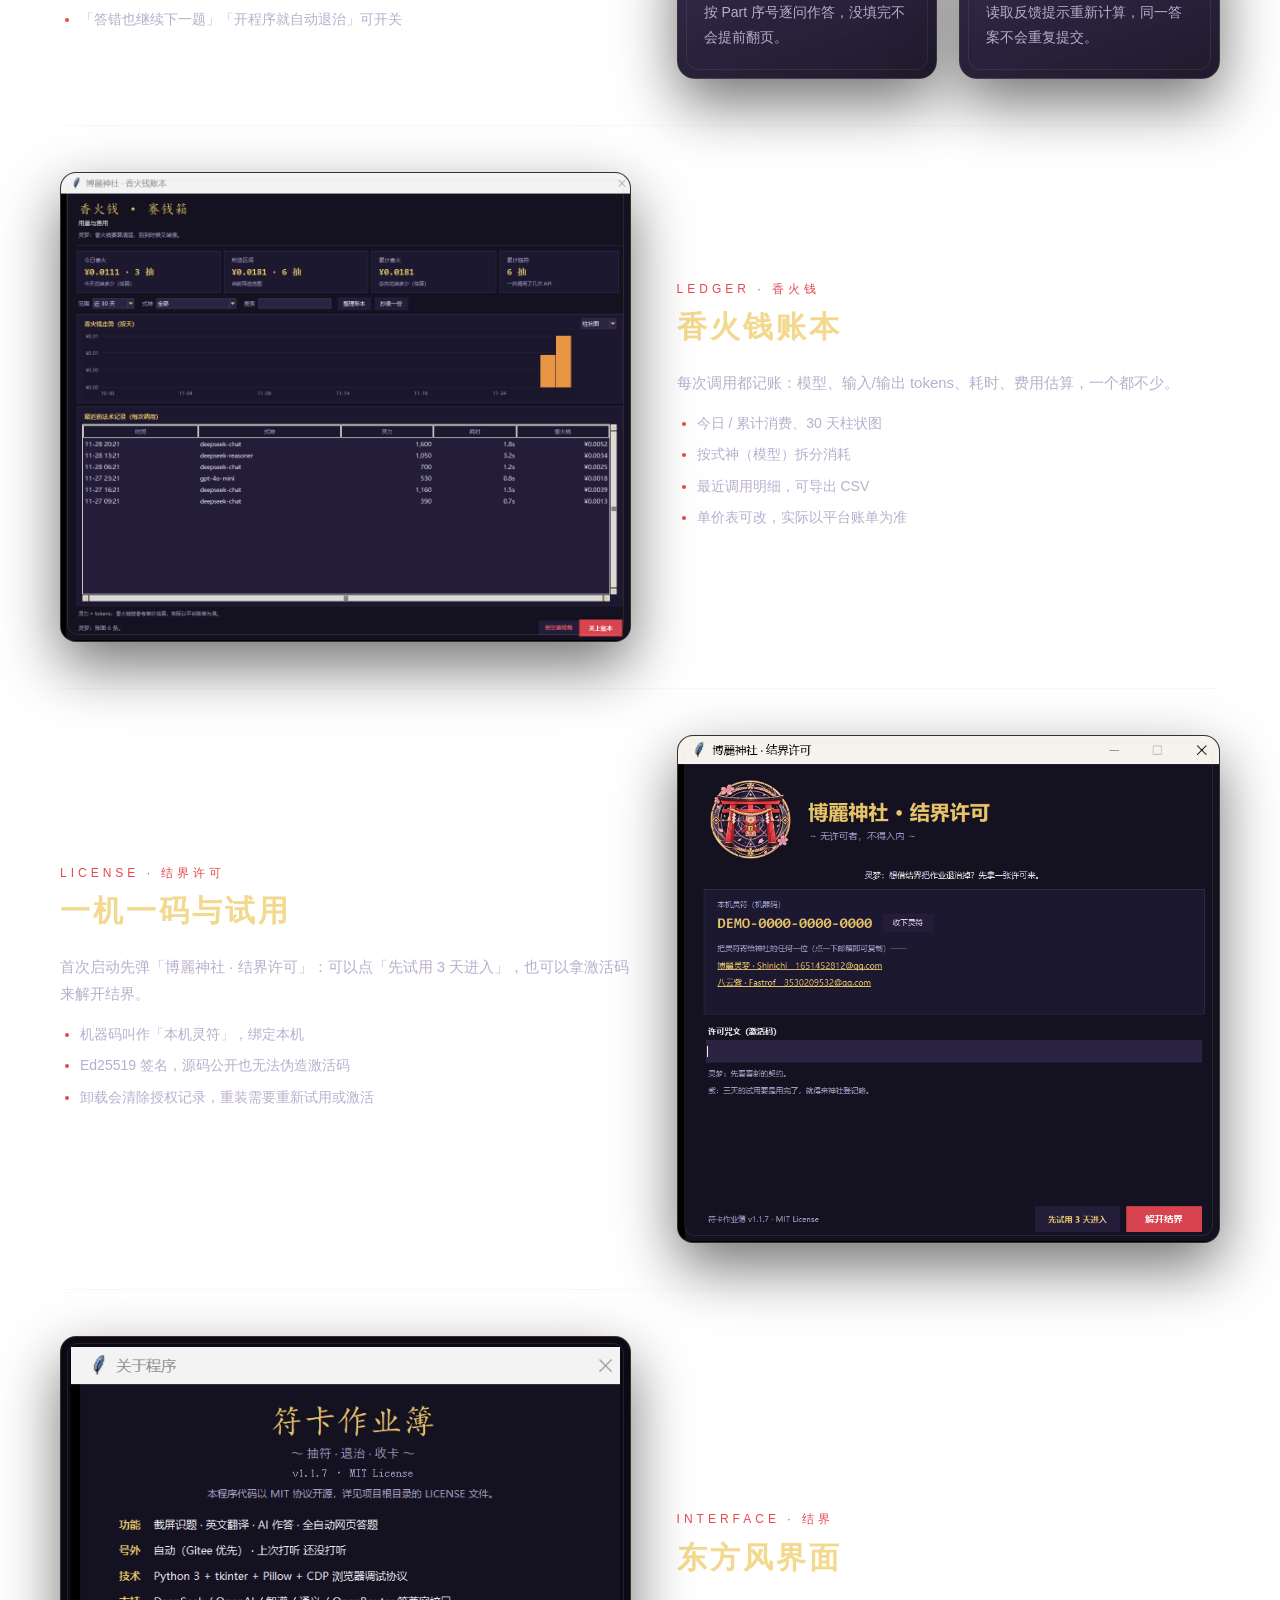
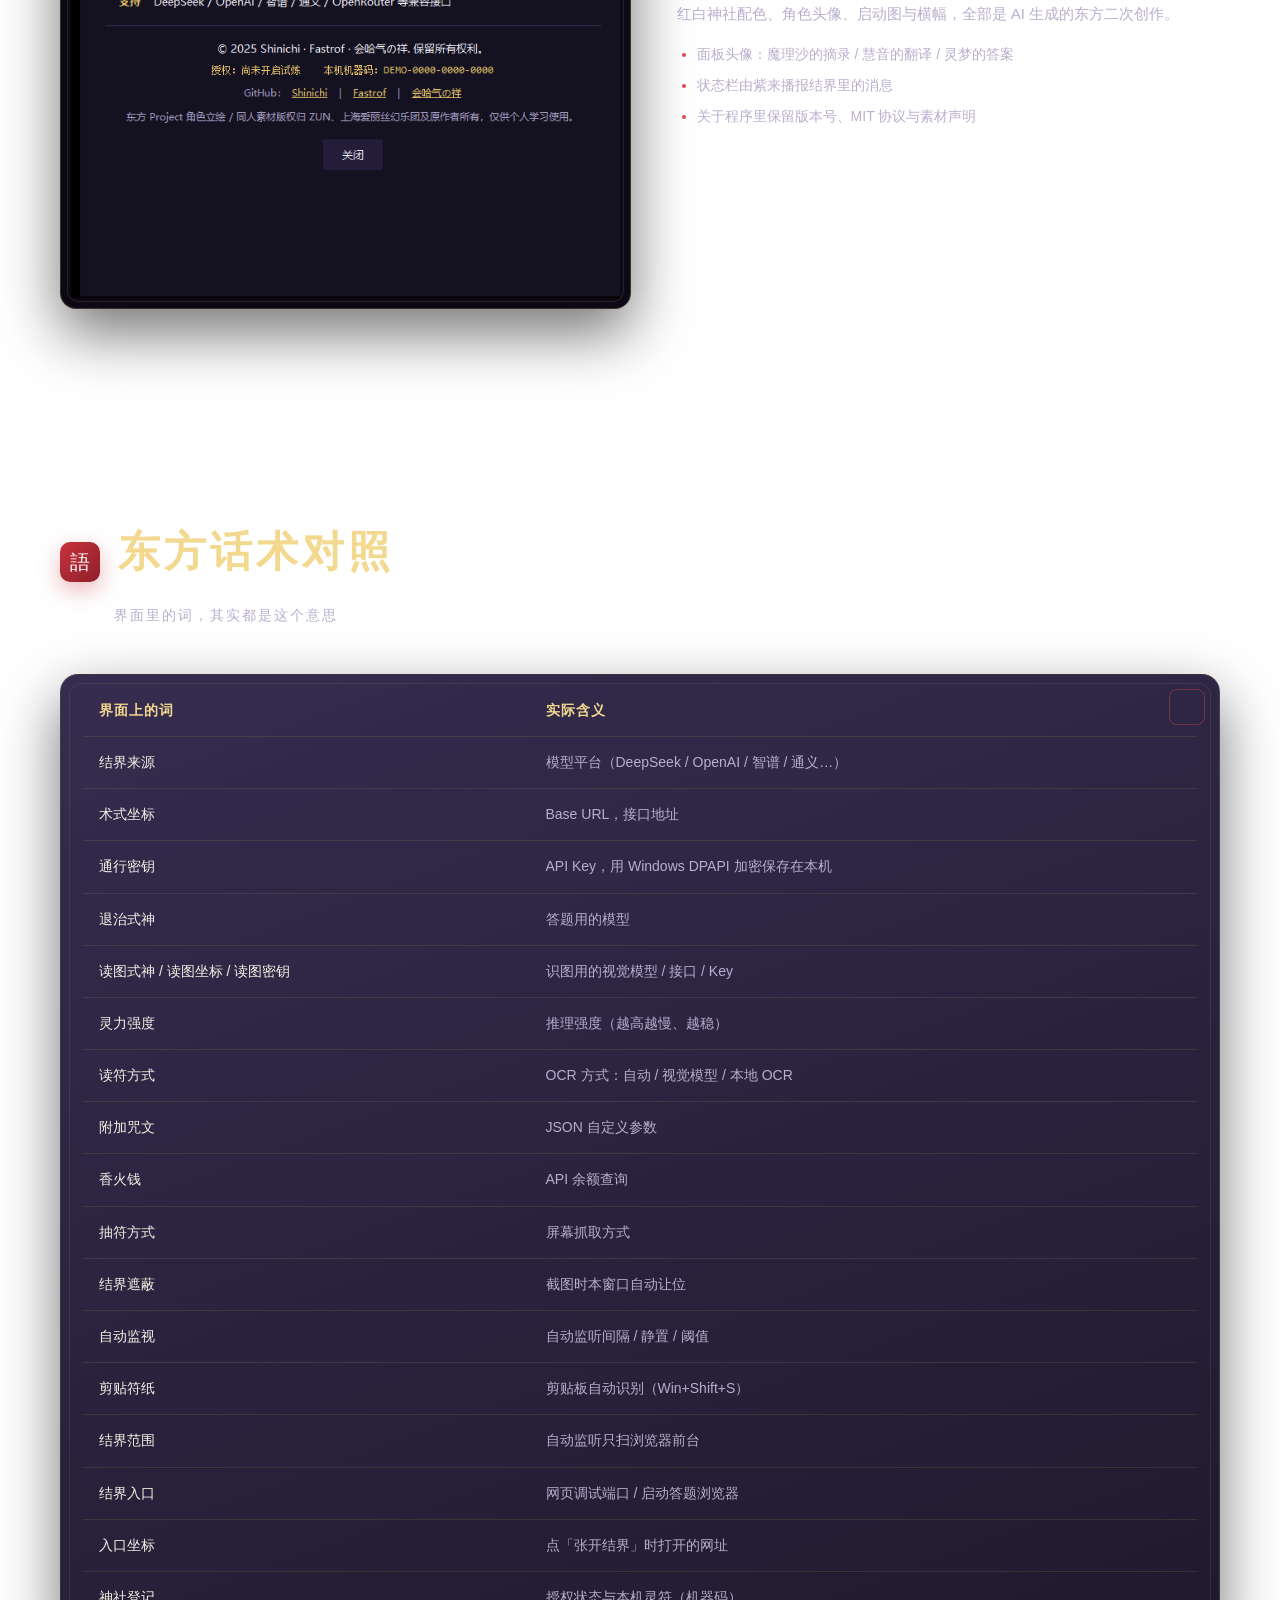
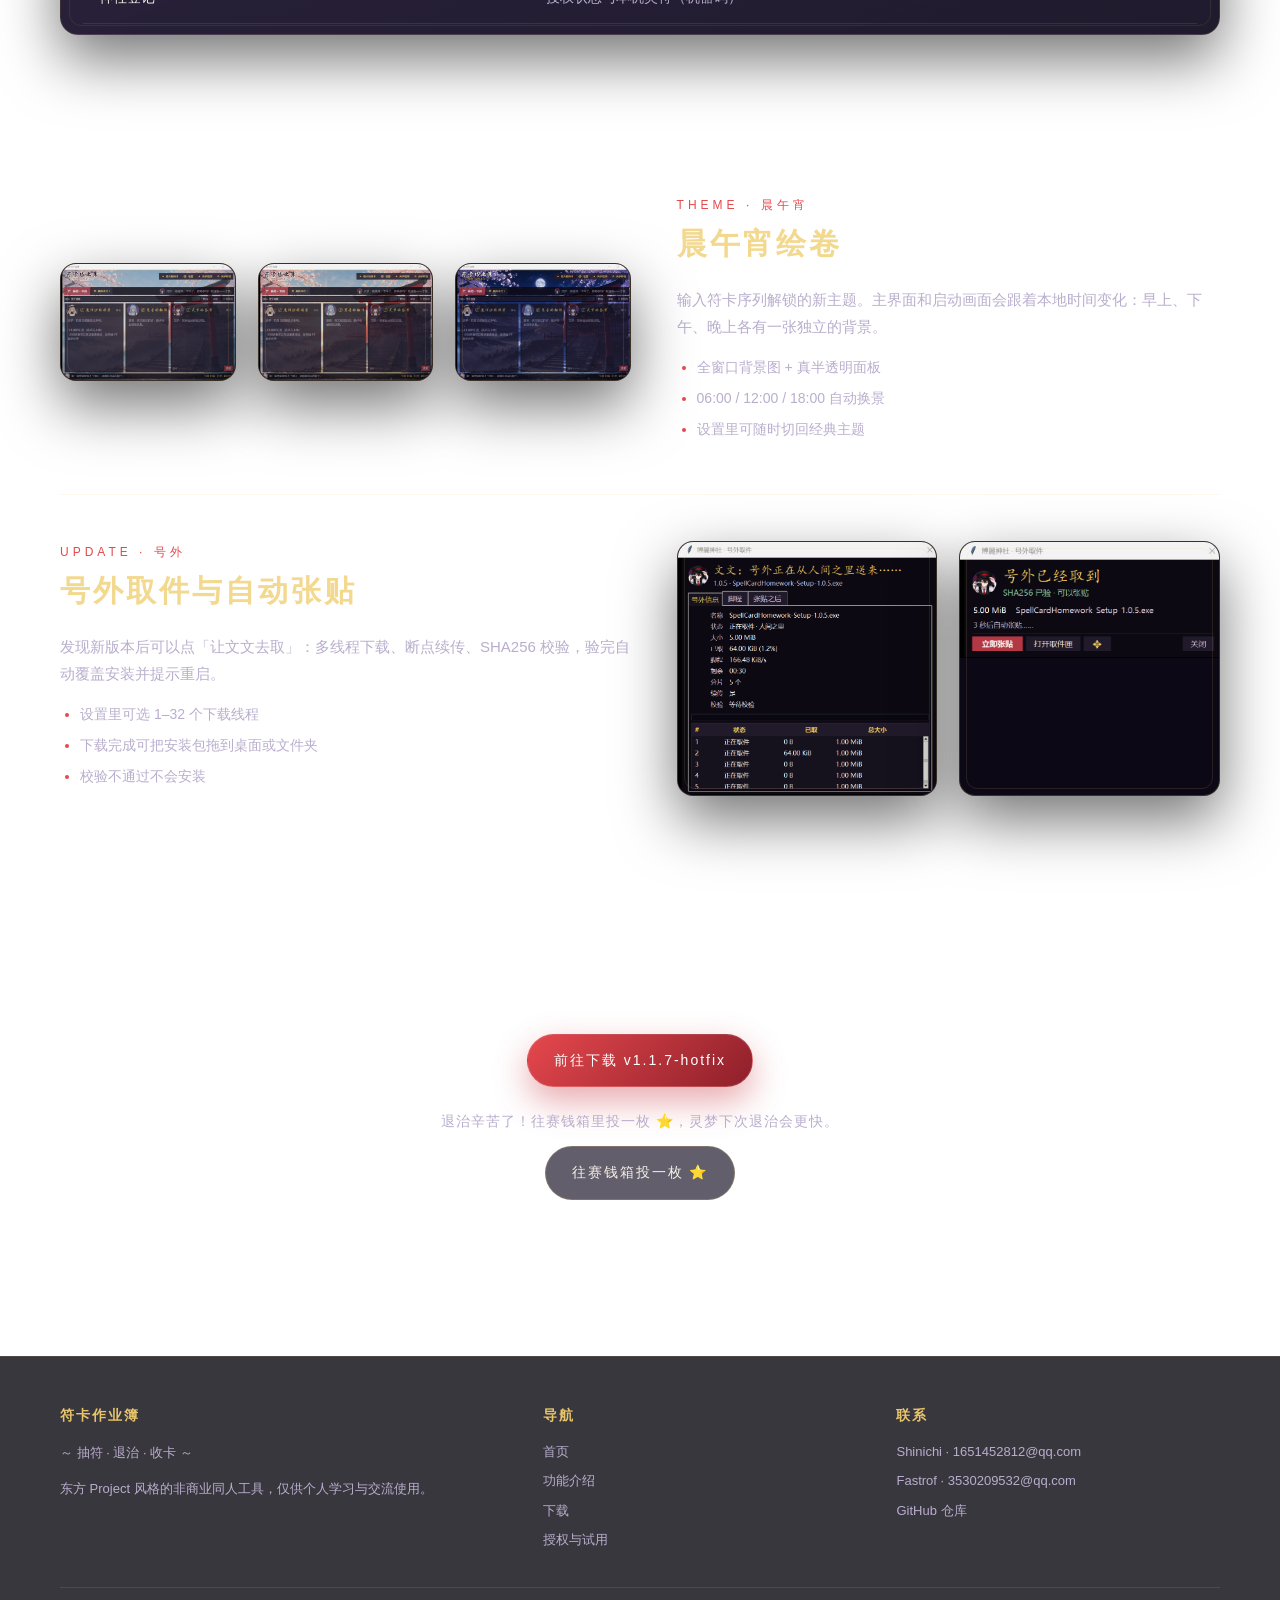
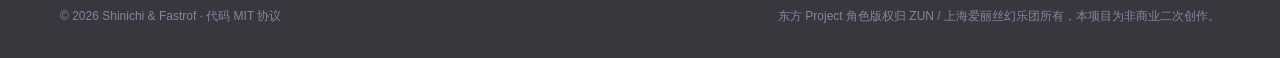
<file: docs/features.html>
﻿<!DOCTYPE html>
<html lang="zh-CN">
<head>
  <script>
document.documentElement.classList.add("js");
(function () {
  var ua = navigator.userAgent || "";
  if (/MicroMessenger|wxwork/i.test(ua)) document.documentElement.classList.add("is-wechat");
})();
</script>
  <meta charset="UTF-8" />
  <meta name="viewport" content="width=device-width, initial-scale=1.0" />
  <title>功能介绍 · 符卡作业簿</title>
  <meta name="description" content="符卡作业簿的功能介绍：截屏识别、公式渲染、AI 作答、全自动网页答题、香火钱账本与一机一码授权。" />
  <link rel="icon" href="assets/img/favicon.png" />
  <link rel="stylesheet" href="assets/css/style.css?v=20261124a" />
</head>
<body>
  <!-- 微信内置浏览器硬拦截：JS 只负责复制链接，不提供继续浏览按钮 -->
  <div class="wechat-guard" id="wechatGuard" role="alertdialog" aria-modal="true"
       aria-labelledby="wechatGuardTitle" aria-describedby="wechatGuardDesc">
    <div class="wechat-card">
      <div class="wechat-seal" aria-hidden="true">微</div>
      <p class="wechat-kicker">结界提示 · 微信内置浏览器</p>
      <h2 id="wechatGuardTitle">请用系统浏览器打开</h2>
      <p class="wechat-desc" id="wechatGuardDesc">
        微信内置浏览器会限制本站的样式与下载功能，页面可能显示不全。
        复制网址后，用手机或电脑的浏览器打开即可正常访问。
      </p>
      <ol class="wechat-steps">
        <li><b>iPhone</b><span>点右上角「···」→「在默认浏览器打开」</span></li>
        <li><b>Android</b><span>点右上角「···」→「在浏览器打开」</span></li>
        <li><b>电脑微信</b><span>点右上角「···」→「在浏览器中打开」</span></li>
      </ol>
      <div class="wechat-url-row">
        <input class="wechat-url" id="wechatUrl" type="text" readonly
               value="https://jerry9335.github.io/SpellCardHomework/" aria-label="本站网址" />
        <button class="btn btn-primary wechat-copy" id="wechatCopy" type="button">复制本站链接</button>
      </div>
      <p class="wechat-status" id="wechatStatus" aria-live="polite">复制后粘贴到系统浏览器的地址栏。</p>
      <p class="wechat-foot">本站不会要求你在微信内登录或下载任何文件。请勿在微信内置浏览器中继续操作。</p>
    </div>
  </div>

  <canvas id="petals" aria-hidden="true"></canvas>

  <header class="site-header">
    <div class="container nav">
      <a class="brand" href="index.html">
        <span class="torii" aria-hidden="true">⛩</span>
        <span><b>符卡作业簿</b><small>～ 幻想郷 · 宿題退治 ～</small></span>
      </a>
      <button class="nav-toggle" aria-label="打开菜单" aria-expanded="false">☰</button>
      <nav class="nav-links" aria-label="主导航">
        <a href="index.html">首页</a>
        <a href="features.html">功能</a>
        <a href="download.html">下载</a>
        <a href="download.html#activate">授权</a>
        <a class="nav-cta" href="download.html">前往下载</a>
      </nav>
    </div>
  </header>

  <main>
    <section class="page-hero">
      <div class="container">
        <h1>术式一览</h1>
        <p>～ 抽符 · 退治 · 收卡 ～</p>
      </div>
    </section>

    <section class="section" style="padding-top:24px">
      <div class="container">

        <div class="feature-row reveal">
          <div class="text">
            <div class="en">Capture · 抽符</div>
            <h3>截屏识别</h3>
            <p>按 F8，或者点左上角的「抽符 · 识别」。全屏、指定窗口、框选一块区域，灵梦都会把题目抽成文字。</p>
            <ul>
              <li>Windows 自带 OCR 与视觉模型双通道，自动选择更可靠的那个</li>
              <li>识别结果直接可编辑，改完按 F9 重新作答</li>
              <li>也支持剪贴板截图（Win+Shift+S）自动识别</li>
            </ul>
          </div>
          <figure class="shot reveal" style="margin:0">
            <img src="assets/img/main.png?v=1.1.7" alt="主界面：左侧摘录、中间翻译、右侧答案" loading="lazy" />
          </figure>
        </div>

        <div class="feature-row reverse reveal">
          <div class="text">
            <div class="en">Answer · 退治</div>
            <h3>多模型作答</h3>
            <p>DeepSeek、OpenAI、智谱、通义、OpenRouter、本地 Ollama 都能接。答题模型和识图模型可以分开配置。</p>
            <ul>
              <li>支持推理强度调节（灵力强度）</li>
              <li>选择题、填空题、下拉框、矩阵题分别处理</li>
              <li>公式会自动转成编辑器认识的符号，粘贴不丢格式</li>
            </ul>
          </div>
          <figure class="shot contain reveal" style="margin:0">
            <img src="assets/img/settings.png?v=1.1.7" alt="设置界面：接口、模型、OCR 与退治方式" loading="lazy" />
          </figure>
        </div>

        <div class="feature-row reveal">
          <div class="text">
            <div class="en">Automation · 结界</div>
            <h3>全自动网页答题</h3>
            <p>张开结界后，程序通过 CDP 接管 Edge / Chrome，读题、填答案、交卷、翻页一条龙。</p>
            <ul>
              <li>单选、多选、复选框、下拉框（含 Pearson 的 xlFillinItem）</li>
              <li>多小问（Part 1 of N）逐问作答，全部填完才翻页</li>
              <li>答错会读取提示重算，最多重试两次</li>
              <li>「答错也继续下一题」「开程序就自动退治」可开关</li>
            </ul>
          </div>
          <div class="grid grid-2 reveal" style="align-content:start">
            <article class="spell-card" data-seal="选"><h3>单选 / 多选</h3><p>按选项字母与位置双重匹配，没字母的选项也能选对。</p></article>
            <article class="spell-card" data-seal="填"><h3>填空 / 公式</h3><p>分数、根号、无穷等符号用 Unicode 粘贴，不会被编辑器吞掉。</p></article>
            <article class="spell-card" data-seal="问"><h3>多小问</h3><p>按 Part 序号逐问作答，没填完不会提前翻页。</p></article>
            <article class="spell-card" data-seal="错"><h3>答错重试</h3><p>读取反馈提示重新计算，同一答案不会重复提交。</p></article>
          </div>
        </div>

        <div class="feature-row reverse reveal">
          <div class="text">
            <div class="en">Ledger · 香火钱</div>
            <h3>香火钱账本</h3>
            <p>每次调用都记账：模型、输入/输出 tokens、耗时、费用估算，一个都不少。</p>
            <ul>
              <li>今日 / 累计消费、30 天柱状图</li>
              <li>按式神（模型）拆分消耗</li>
              <li>最近调用明细，可导出 CSV</li>
              <li>单价表可改，实际以平台账单为准</li>
            </ul>
          </div>
          <figure class="shot reveal" style="margin:0">
            <img src="assets/img/usage.png?v=1.1.7" alt="香火钱账本：用量统计与最近调用记录" loading="lazy" />
          </figure>
        </div>

        <div class="feature-row reveal">
          <div class="text">
            <div class="en">License · 结界许可</div>
            <h3>一机一码与试用</h3>
            <p>首次启动先弹「博麗神社 · 结界许可」：可以点「先试用 3 天进入」，也可以拿激活码来解开结界。</p>
            <ul>
              <li>机器码叫作「本机灵符」，绑定本机</li>
              <li>Ed25519 签名，源码公开也无法伪造激活码</li>
              <li>卸载会清除授权记录，重装需要重新试用或激活</li>
            </ul>
          </div>
          <figure class="shot reveal" style="margin:0">
            <img src="assets/img/activation.png?v=1.1.7" alt="首次启动的结界许可窗口" loading="lazy" />
          </figure>
        </div>

        <div class="feature-row reverse reveal">
          <div class="text">
            <div class="en">Interface · 结界</div>
            <h3>东方风界面</h3>
            <p>红白神社配色、角色头像、启动图与横幅，全部是 AI 生成的东方二次创作。</p>
            <ul>
              <li>面板头像：魔理沙的摘录 / 慧音的翻译 / 灵梦的答案</li>
              <li>状态栏由紫来播报结界里的消息</li>
              <li>关于程序里保留版本号、MIT 协议与素材声明</li>
            </ul>
          </div>
          <figure class="shot contain reveal" style="margin:0">
            <img src="assets/img/about.png?v=1.1.7" alt="关于程序：版本、授权状态与素材声明" loading="lazy" />
          </figure>
        </div>
      </div>
    </section>

    <section class="section tight">
      <div class="container">
        <div class="section-head reveal">
          <span class="seal">語</span>
          <h2>东方话术对照</h2>
          <p class="sub">界面里的词，其实都是这个意思</p>
        </div>
        <div class="spell-card reveal" style="padding:10px 22px">
          <table class="glossary">
            <thead>
              <tr><th>界面上的词</th><th>实际含义</th></tr>
            </thead>
            <tbody>
              <tr><td>结界来源</td><td>模型平台（DeepSeek / OpenAI / 智谱 / 通义…）</td></tr>
              <tr><td>术式坐标</td><td>Base URL，接口地址</td></tr>
              <tr><td>通行密钥</td><td>API Key，用 Windows DPAPI 加密保存在本机</td></tr>
              <tr><td>退治式神</td><td>答题用的模型</td></tr>
              <tr><td>读图式神 / 读图坐标 / 读图密钥</td><td>识图用的视觉模型 / 接口 / Key</td></tr>
              <tr><td>灵力强度</td><td>推理强度（越高越慢、越稳）</td></tr>
              <tr><td>读符方式</td><td>OCR 方式：自动 / 视觉模型 / 本地 OCR</td></tr>
              <tr><td>附加咒文</td><td>JSON 自定义参数</td></tr>
              <tr><td>香火钱</td><td>API 余额查询</td></tr>
              <tr><td>抽符方式</td><td>屏幕抓取方式</td></tr>
              <tr><td>结界遮蔽</td><td>截图时本窗口自动让位</td></tr>
              <tr><td>自动监视</td><td>自动监听间隔 / 静置 / 阈值</td></tr>
              <tr><td>剪贴符纸</td><td>剪贴板自动识别（Win+Shift+S）</td></tr>
              <tr><td>结界范围</td><td>自动监听只扫浏览器前台</td></tr>
              <tr><td>结界入口</td><td>网页调试端口 / 启动答题浏览器</td></tr>
              <tr><td>入口坐标</td><td>点「张开结界」时打开的网址</td></tr>
              <tr><td>神社登记</td><td>授权状态与本机灵符（机器码）</td></tr>
            </tbody>
          </table>
        </div>
      </div>
    </section>

    <section class="section">
      <div class="container">
    <div class="feature-row reverse reveal">
      <div class="text">
        <div class="en">Theme · 晨午宵</div>
        <h3>晨午宵绘卷</h3>
        <p>输入符卡序列解锁的新主题。主界面和启动画面会跟着本地时间变化：早上、下午、晚上各有一张独立的背景。</p>
        <ul>
          <li>全窗口背景图 + 真半透明面板</li>
          <li>06:00 / 12:00 / 18:00 自动换景</li>
          <li>设置里可随时切回经典主题</li>
        </ul>
      </div>
      <div class="grid grid-3 reveal" style="align-content:start">
        <figure class="shot" style="margin:0"><img src="assets/img/theme_morning.png?v=1.1.7" alt="早上主题" loading="lazy" /></figure>
        <figure class="shot" style="margin:0"><img src="assets/img/theme_afternoon.png?v=1.1.7" alt="下午主题" loading="lazy" /></figure>
        <figure class="shot" style="margin:0"><img src="assets/img/theme_night.png?v=1.1.7" alt="晚上主题" loading="lazy" /></figure>
      </div>
    </div>

    <div class="feature-row reveal">
      <div class="text">
        <div class="en">Update · 号外</div>
        <h3>号外取件与自动张贴</h3>
        <p>发现新版本后可以点「让文文去取」：多线程下载、断点续传、SHA256 校验，验完自动覆盖安装并提示重启。</p>
        <ul>
          <li>设置里可选 1–32 个下载线程</li>
          <li>下载完成可把安装包拖到桌面或文件夹</li>
          <li>校验不通过不会安装</li>
        </ul>
      </div>
      <div class="grid grid-2 reveal" style="align-content:start">
        <figure class="shot" style="margin:0"><img src="assets/img/download_window.png?v=1.1.7" alt="号外下载窗口" loading="lazy" /></figure>
        <figure class="shot" style="margin:0"><img src="assets/img/download_complete.png?v=1.1.7" alt="下载完成窗口" loading="lazy" /></figure>
      </div>
    </div>
      </div>
    </section>

    <section class="section">
      <div class="container" style="text-align:center">
        <a class="btn btn-primary reveal" href="download.html">前往下载 v1.1.7-hotfix</a>
        <p class="support-line">退治辛苦了！往赛钱箱里投一枚 ⭐，灵梦下次退治会更快。</p>
        <a class="btn btn-ghost reveal" href="https://github.com/Jerry9335/SpellCardHomework/stargazers" target="_blank" rel="noopener">往赛钱箱投一枚 ⭐</a>
      </div>
    </section>
  </main>

  <footer class="site-footer">
    <div class="container">
      <div class="footer-grid">
        <div>
          <h4>符卡作业簿</h4>
          <p>～ 抽符 · 退治 · 收卡 ～</p>
          <p>东方 Project 风格的非商业同人工具，仅供个人学习与交流使用。</p>
        </div>
        <div>
          <h4>导航</h4>
          <a href="index.html">首页</a>
          <a href="features.html">功能介绍</a>
          <a href="download.html">下载</a>
          <a href="download.html#activate">授权与试用</a>
        </div>
        <div>
          <h4>联系</h4>
          <a href="mailto:1651452812@qq.com">Shinichi · 1651452812@qq.com</a>
          <a href="mailto:3530209532@qq.com">Fastrof · 3530209532@qq.com</a>
          <a href="https://github.com/Jerry9335/SpellCardHomework" target="_blank" rel="noopener">GitHub 仓库</a>
        </div>
      </div>
      <div class="footer-bottom">
        <span>© <span data-year>2026</span> Shinichi &amp; Fastrof · 代码 MIT 协议</span>
        <span>东方 Project 角色版权归 ZUN / 上海爱丽丝幻乐团所有，本项目为非商业二次创作。</span>
      </div>
    </div>
  </footer>

  <script src="assets/js/main.js?v=20261124a"></script>
  <script src="assets/js/wechat-guard.js?v=20261124a"></script>
</body>
</html>
</file>
<file: docs/assets/css/style.css>
/* =========================================================
   符卡作业簿 · 官网样式
   深色神社 / 红白 / 樱花 / 符卡
   ========================================================= */
:root {
  --bg: #0a0712;
  --bg-2: #120c20;
  --panel: #1a1330;
  --panel-2: #241a40;
  --ink: #f6f0e6;
  --muted: #b9aecd;
  --red: #c8323c;
  --red-2: #e5484d;
  --red-deep: #8e1f2a;
  --gold: #e8c46a;
  --gold-soft: #f3d98f;
  --sakura: #f3b6c8;
  --line: rgba(232, 196, 106, 0.22);
  --line-soft: rgba(232, 196, 106, 0.12);
  --shadow: 0 24px 60px rgba(0, 0, 0, 0.55);
  --radius: 18px;
  --max: 1160px;
  --font-display: "STKaiti", "KaiTi", "楷体", "Songti SC", "SimSun", serif;
  --font-body: "Microsoft YaHei UI", "Microsoft YaHei", "PingFang SC", "Hiragino Sans GB", sans-serif;
  --font-mono: "Cascadia Code", "Consolas", "SF Mono", monospace;
}

* { box-sizing: border-box; }

html { scroll-behavior: smooth; }

body {
  margin: 0;
  min-height: 100vh;
  color: var(--ink);
  font-family: var(--font-body);
  line-height: 1.8;
  background:
    radial-gradient(1100px 600px at 78% -10%, rgba(200, 50, 60, 0.20), transparent 60%),
    radial-gradient(900px 520px at 8% 12%, rgba(120, 80, 190, 0.16), transparent 60%),
    linear-gradient(180deg, #0b0714 0%, #100a1c 45%, #0a0712 100%);
  background-attachment: fixed;
  overflow-x: hidden;
}

/* 樱花 canvas 固定在最底层 */
#petals {
  position: fixed;
  inset: 0;
  width: 100%;
  height: 100%;
  pointer-events: none;
  z-index: 0;
}

/* 神社纹样：淡淡的鸟居/格子 */
body::before {
  content: "";
  position: fixed;
  inset: 0;
  z-index: 0;
  pointer-events: none;
  opacity: 0.16;
  background-image:
    repeating-linear-gradient(90deg, rgba(232, 196, 106, 0.10) 0 1px, transparent 1px 96px),
    repeating-linear-gradient(0deg, rgba(232, 196, 106, 0.07) 0 1px, transparent 1px 96px);
  mask-image: radial-gradient(circle at 50% 30%, #000 0%, transparent 78%);
}

main, .site-header, .site-footer, .page-hero { position: relative; z-index: 1; }

a { color: var(--gold-soft); text-decoration: none; }
a:hover { color: #fff; }

.container { width: min(var(--max), calc(100% - 48px)); margin: 0 auto; }

/* ------------------------------ 顶部导航 ------------------------------ */
.site-header {
  position: sticky;
  top: 0;
  z-index: 20;
  backdrop-filter: blur(14px);
  background: linear-gradient(180deg, rgba(10, 7, 18, 0.92), rgba(10, 7, 18, 0.72));
  border-bottom: 1px solid var(--line-soft);
  transition: box-shadow 0.3s ease, background 0.3s ease;
}
.site-header.scrolled { box-shadow: 0 12px 30px rgba(0, 0, 0, 0.5); }

.nav {
  display: flex;
  align-items: center;
  gap: 26px;
  height: 74px;
}
.brand {
  display: flex;
  align-items: center;
  gap: 12px;
  font-family: var(--font-display);
  color: var(--ink);
}
.brand .torii {
  font-size: 26px;
  color: var(--red-2);
  filter: drop-shadow(0 0 10px rgba(229, 72, 77, 0.6));
}
.brand b { font-size: 24px; letter-spacing: 3px; font-weight: 600; }
.brand small { display: block; font-family: var(--font-body); font-size: 11px; letter-spacing: 2px; color: var(--muted); }

.nav-links { display: flex; gap: 6px; margin-left: auto; }
.nav-links a {
  position: relative;
  padding: 8px 14px;
  border-radius: 10px;
  color: var(--muted);
  font-size: 14px;
  letter-spacing: 1px;
  transition: color 0.2s ease, background 0.2s ease;
}
.nav-links a::after {
  content: "";
  position: absolute;
  left: 14px; right: 14px; bottom: 3px;
  height: 2px;
  background: linear-gradient(90deg, transparent, var(--red-2), transparent);
  transform: scaleX(0);
  transition: transform 0.25s ease;
}
.nav-links a:hover, .nav-links a.active { color: var(--ink); background: rgba(200, 50, 60, 0.12); }
.nav-links a:hover::after, .nav-links a.active::after { transform: scaleX(1); }

.nav-cta {
  margin-left: 8px;
  padding: 9px 18px;
  border-radius: 999px;
  background: linear-gradient(135deg, var(--red), var(--red-deep));
  color: #fff !important;
  font-size: 13px;
  letter-spacing: 1px;
  box-shadow: 0 8px 24px rgba(200, 50, 60, 0.35);
  border: 1px solid rgba(255, 255, 255, 0.12);
}
.nav-cta:hover { transform: translateY(-1px); }

.nav-toggle {
  display: none;
  margin-left: auto;
  background: transparent;
  border: 1px solid var(--line);
  color: var(--ink);
  border-radius: 10px;
  padding: 6px 12px;
  font-size: 18px;
  cursor: pointer;
}

/* ------------------------------ 首页 Hero ------------------------------ */
.hero {
  position: relative;
  min-height: min(920px, calc(100vh - 74px));
  display: grid;
  align-items: center;
  overflow: hidden;
}
.hero-bg {
  position: absolute;
  inset: 0;
  background: url("../img/hero.jpg") center 22% / cover no-repeat;
  filter: saturate(0.95) brightness(0.9);
  transform: scale(1.03);
}
.hero-bg::after {
  content: "";
  position: absolute;
  inset: 0;
  background:
    linear-gradient(90deg, rgba(8, 5, 14, 0.94) 0%, rgba(8, 5, 14, 0.72) 42%, rgba(8, 5, 14, 0.28) 72%, rgba(8, 5, 14, 0.55) 100%),
    linear-gradient(180deg, rgba(8, 5, 14, 0.55) 0%, transparent 28%, rgba(8, 5, 14, 0.86) 100%);
}
.hero-inner {
  position: relative;
  padding: 96px 0 110px;
  max-width: 720px;
}
.hero-kicker {
  display: inline-flex;
  align-items: center;
  gap: 10px;
  padding: 6px 14px;
  border: 1px solid var(--line);
  border-radius: 999px;
  color: var(--gold);
  font-size: 12px;
  letter-spacing: 3px;
  background: rgba(10, 7, 18, 0.6);
}
.hero h1 {
  margin: 18px 0 6px;
  font-family: var(--font-display);
  font-size: clamp(52px, 8vw, 96px);
  line-height: 1.08;
  letter-spacing: 8px;
  color: var(--gold-soft);
  text-shadow:
    0 0 22px rgba(229, 72, 77, 0.35),
    0 6px 0 rgba(120, 20, 30, 0.55),
    0 18px 40px rgba(0, 0, 0, 0.8);
}
.hero .jp {
  font-family: var(--font-display);
  font-size: clamp(16px, 2vw, 22px);
  letter-spacing: 6px;
  color: var(--sakura);
  opacity: 0.95;
}
.hero p.lead {
  margin: 26px 0 34px;
  max-width: 560px;
  color: #ded5ea;
  font-size: 16px;
  line-height: 2;
}
.hero-actions { display: flex; gap: 14px; flex-wrap: wrap; }

.btn {
  display: inline-flex;
  align-items: center;
  gap: 10px;
  padding: 13px 26px;
  border-radius: 999px;
  font-size: 14px;
  letter-spacing: 2px;
  border: 1px solid transparent;
  cursor: pointer;
  transition: transform 0.2s ease, box-shadow 0.2s ease, background 0.2s ease;
}
.btn:hover { transform: translateY(-2px); }
.btn-primary {
  background: linear-gradient(135deg, var(--red-2), var(--red-deep));
  color: #fff;
  box-shadow: 0 14px 34px rgba(200, 50, 60, 0.42);
  border-color: rgba(255, 255, 255, 0.14);
}
.btn-ghost {
  background: rgba(18, 12, 32, 0.66);
  color: var(--ink);
  border-color: var(--line);
}
.btn-ghost:hover { border-color: var(--gold); }

.support-line {
  margin: 22px auto 12px;
  max-width: 640px;
  color: var(--muted);
  font-size: 14px;
  letter-spacing: 1px;
}

.support-line strong { color: var(--gold); }

.hero-meta {
  display: flex;
  gap: 26px;
  margin-top: 46px;
  color: var(--muted);
  font-size: 13px;
  letter-spacing: 1px;
  flex-wrap: wrap;
}
.hero-meta b { color: var(--gold); font-weight: 600; }

/* 鸟居剪影 */
.torii-silhouette {
  position: absolute;
  left: 50%;
  bottom: -18px;
  width: min(760px, 92vw);
  transform: translateX(-50%);
  opacity: 0.13;
  pointer-events: none;
}

/* ------------------------------ 通用区块 ------------------------------ */
.section { padding: 96px 0; }
.section.tight { padding: 64px 0; }

.section-head { margin-bottom: 46px; }
.section-head .seal {
  display: inline-flex;
  align-items: center;
  justify-content: center;
  width: 40px; height: 40px;
  border-radius: 10px;
  background: linear-gradient(135deg, var(--red), var(--red-deep));
  color: #fff;
  font-family: var(--font-display);
  font-size: 20px;
  box-shadow: 0 8px 22px rgba(200, 50, 60, 0.35);
  margin-right: 14px;
  vertical-align: middle;
}
.section-head h2 {
  display: inline;
  margin: 0;
  font-family: var(--font-display);
  font-size: clamp(30px, 4vw, 42px);
  letter-spacing: 4px;
  color: var(--gold-soft);
}
.section-head .sub {
  margin: 12px 0 0 54px;
  color: var(--muted);
  font-size: 14px;
  letter-spacing: 2px;
}

/* 符卡卡片 */
.grid { display: grid; gap: 22px; }
.grid-3 { grid-template-columns: repeat(3, minmax(0, 1fr)); }
.grid-2 { grid-template-columns: repeat(2, minmax(0, 1fr)); }

.spell-card {
  position: relative;
  padding: 30px 26px 28px;
  border-radius: var(--radius);
  background:
    linear-gradient(160deg, rgba(36, 26, 64, 0.92), rgba(18, 12, 32, 0.94));
  border: 1px solid var(--line-soft);
  box-shadow: var(--shadow);
  overflow: hidden;
  transition: transform 0.25s ease, border-color 0.25s ease, box-shadow 0.25s ease;
}
.spell-card::before {
  content: "";
  position: absolute;
  inset: 8px;
  border: 1px solid rgba(232, 196, 106, 0.10);
  border-radius: calc(var(--radius) - 6px);
  pointer-events: none;
}
.spell-card::after {
  content: attr(data-seal);
  position: absolute;
  top: 14px; right: 14px;
  width: 34px; height: 34px;
  display: grid;
  place-items: center;
  border-radius: 8px;
  border: 1px solid rgba(229, 72, 77, 0.5);
  color: var(--red-2);
  font-family: var(--font-display);
  font-size: 18px;
  opacity: 0.8;
}
.spell-card:hover {
  transform: translateY(-6px);
  border-color: rgba(232, 196, 106, 0.42);
  box-shadow: 0 30px 70px rgba(0, 0, 0, 0.65), 0 0 0 1px rgba(232, 196, 106, 0.08) inset;
}
.spell-card .icon { font-size: 30px; color: var(--red-2); margin-bottom: 12px; }
.spell-card .avatar {
  width: 68px; height: 68px;
  border-radius: 50%;
  border: 2px solid rgba(232, 196, 106, 0.45);
  box-shadow: 0 8px 20px rgba(0, 0, 0, 0.45), 0 0 0 4px rgba(200, 50, 60, 0.10);
  object-fit: cover;
}
.spell-card h3 {
  margin: 0 0 10px;
  font-family: var(--font-display);
  font-size: 22px;
  letter-spacing: 2px;
  color: var(--gold-soft);
}
.spell-card p { margin: 0; color: var(--muted); font-size: 14px; }
.spell-card .tag {
  display: inline-block;
  margin-top: 16px;
  font-size: 11px;
  letter-spacing: 2px;
  color: var(--sakura);
  border: 1px solid rgba(243, 182, 200, 0.28);
  border-radius: 999px;
  padding: 3px 10px;
}

/* 数据条 */
.stats {
  display: grid;
  grid-template-columns: repeat(4, 1fr);
  gap: 18px;
  margin-top: 18px;
}
.stat {
  padding: 22px 20px;
  border-radius: 14px;
  background: rgba(18, 12, 32, 0.7);
  border: 1px solid var(--line-soft);
  text-align: center;
}
.stat b { display: block; font-family: var(--font-mono); font-size: 22px; color: var(--gold); }
.stat span { color: var(--muted); font-size: 12px; letter-spacing: 2px; }

/* 截图框 */
.shot {
  position: relative;
  border-radius: 16px;
  border: 1px solid var(--line);
  background: #0c0816;
  box-shadow: var(--shadow);
  overflow: hidden;
}
.shot::after {
  content: "";
  position: absolute;
  inset: 6px;
  border: 1px solid rgba(232, 196, 106, 0.12);
  border-radius: 11px;
  pointer-events: none;
}
.shot img { display: block; width: 100%; height: auto; }

/* 分栏（功能页） */
.feature-row {
  display: grid;
  grid-template-columns: 1.05fr 1fr;
  gap: 46px;
  align-items: center;
  padding: 46px 0;
  border-top: 1px solid var(--line-soft);
}
.feature-row:first-of-type { border-top: 0; padding-top: 0; }
.feature-row.reverse .text { order: 2; }
.feature-row .text h3 {
  font-family: var(--font-display);
  font-size: 30px;
  letter-spacing: 3px;
  margin: 0 0 6px;
  color: var(--gold-soft);
}
.feature-row .text .en {
  color: var(--red-2);
  font-size: 12px;
  letter-spacing: 4px;
  text-transform: uppercase;
}
.feature-row .text p { color: var(--muted); font-size: 15px; }
.feature-row .text ul { margin: 14px 0 0; padding-left: 20px; color: var(--muted); font-size: 14px; }
.feature-row .text li { margin: 6px 0; }
.feature-row .text li::marker { color: var(--red-2); }

/* 下载页 */
.download-hero { padding: 80px 0 40px; text-align: center; }
.download-hero h1 {
  font-family: var(--font-display);
  font-size: clamp(40px, 6vw, 64px);
  letter-spacing: 6px;
  color: var(--gold-soft);
  margin: 0 0 8px;
  text-shadow: 0 0 26px rgba(229, 72, 77, 0.25);
}
.download-hero p { color: var(--muted); letter-spacing: 2px; }

.dl-grid { display: grid; grid-template-columns: minmax(0, 1fr); gap: 22px; margin: 34px auto; max-width: 780px; }
.dl-card {
  position: relative;
  padding: 30px;
  border-radius: var(--radius);
  background: linear-gradient(160deg, rgba(36, 26, 64, 0.94), rgba(16, 11, 28, 0.96));
  border: 1px solid var(--line);
  box-shadow: var(--shadow);
}
.dl-card .badge {
  position: absolute;
  top: 18px; right: 18px;
  font-size: 11px;
  letter-spacing: 2px;
  color: #fff;
  background: var(--red);
  border-radius: 999px;
  padding: 4px 10px;
}
.dl-card h3 { margin: 0 0 4px; font-family: var(--font-display); font-size: 26px; letter-spacing: 2px; color: var(--gold-soft); }
.dl-card .meta { color: var(--muted); font-size: 13px; }
.dl-card .hash {
  margin: 16px 0 20px;
  font-family: var(--font-mono);
  font-size: 11px;
  color: #9f95b5;
  word-break: break-all;
  background: rgba(8, 5, 14, 0.6);
  border: 1px solid var(--line-soft);
  border-radius: 10px;
  padding: 10px 12px;
}
.dl-card .actions { display: flex; gap: 10px; flex-wrap: wrap; }

.copy-btn {
  background: rgba(18, 12, 32, 0.7);
  border: 1px solid var(--line);
  color: var(--ink);
  border-radius: 8px;
  padding: 4px 10px;
  font-size: 11px;
  cursor: pointer;
}
.copy-btn:hover { border-color: var(--gold); color: var(--gold-soft); }

.steps { counter-reset: step; margin: 20px 0 0; padding: 0; list-style: none; }
.steps li {
  position: relative;
  padding: 14px 0 14px 56px;
  border-bottom: 1px dashed var(--line-soft);
  color: var(--muted);
}
.steps li:last-child { border-bottom: 0; }
.steps li::before {
  counter-increment: step;
  content: counter(step);
  position: absolute;
  left: 0; top: 14px;
  width: 34px; height: 34px;
  display: grid;
  place-items: center;
  border-radius: 50%;
  border: 1px solid rgba(229, 72, 77, 0.5);
  color: var(--red-2);
  font-family: var(--font-mono);
  font-size: 14px;
}
.steps b { color: var(--ink); }

details.faq {
  border: 1px solid var(--line-soft);
  border-radius: 12px;
  background: rgba(18, 12, 32, 0.6);
  margin: 10px 0;
  padding: 4px 18px;
}
details.faq summary {
  cursor: pointer;
  padding: 12px 0;
  color: var(--gold-soft);
  font-size: 15px;
}
details.faq p { margin: 0 0 14px; color: var(--muted); font-size: 14px; }

.notice {
  border-left: 3px solid var(--red-2);
  background: rgba(200, 50, 60, 0.08);
  padding: 14px 18px;
  border-radius: 0 12px 12px 0;
  color: #e3d8ef;
  font-size: 14px;
}

/* 页脚 */
.site-footer {
  margin-top: 60px;
  border-top: 1px solid var(--line-soft);
  background: rgba(8, 5, 14, 0.8);
  padding: 46px 0 30px;
}
.footer-grid { display: grid; grid-template-columns: 1.4fr 1fr 1fr; gap: 30px; }
.footer-grid h4 { margin: 0 0 12px; color: var(--gold); font-size: 14px; letter-spacing: 2px; }
.footer-grid p, .footer-grid a { color: var(--muted); font-size: 13px; }
.footer-grid a { display: block; margin: 6px 0; }
.footer-grid a:hover { color: var(--gold-soft); }
.footer-bottom {
  margin-top: 30px;
  padding-top: 18px;
  border-top: 1px solid var(--line-soft);
  color: #8b819f;
  font-size: 12px;
  display: flex;
  justify-content: space-between;
  gap: 14px;
  flex-wrap: wrap;
}

/* 入场动画 */
.js .reveal { opacity: 0; transform: translateY(22px); transition: opacity 0.7s ease, transform 0.7s ease; }
.js .reveal.visible { opacity: 1; transform: none; }

/* 响应式 */
@media (max-width: 980px) {
  .grid-3 { grid-template-columns: 1fr 1fr; }
  .feature-row { grid-template-columns: 1fr; gap: 26px; }
  .feature-row.reverse .text { order: 0; }
  .stats { grid-template-columns: 1fr 1fr; }
  .footer-grid { grid-template-columns: 1fr 1fr; }
  .dl-grid { grid-template-columns: 1fr; max-width: 100%; }
}
@media (max-width: 720px) {
  .nav { height: 66px; }
  .brand b { font-size: 20px; letter-spacing: 2px; }
  .nav-links {
    position: absolute;
    top: 66px; left: 0; right: 0;
    display: none;
    flex-direction: column;
    gap: 2px;
    padding: 12px 20px 18px;
    background: rgba(10, 7, 18, 0.97);
    border-bottom: 1px solid var(--line-soft);
  }
  .nav-links.open { display: flex; }
  .nav-cta { margin: 6px 20px 0; text-align: center; }
  .nav-toggle { display: block; }
  .grid-3, .grid-2 { grid-template-columns: 1fr; }
  .hero-inner { padding: 72px 0 86px; }
  .hero h1 { letter-spacing: 4px; }
  .section { padding: 70px 0; }
  .section-head .sub { margin-left: 0; }
  .footer-grid { grid-template-columns: 1fr; }
}

@media (max-width: 720px) {
  .container { width: calc(100% - 32px); }
  .hero h1 { font-size: clamp(42px, 13vw, 64px); letter-spacing: 3px; }
  .hero p.lead { font-size: 14px; line-height: 1.95; max-width: 100%; }
  .hero-meta { gap: 10px 16px; font-size: 12px; }
  .hero-kicker { letter-spacing: 2px; font-size: 10px; padding: 5px 12px; }
  .hero-actions .btn { padding: 11px 18px; font-size: 13px; letter-spacing: 1px; }
  .hero .jp { font-size: 14px; letter-spacing: 3px; }
  .page-hero h1 { letter-spacing: 6px; }
}

@media (prefers-reduced-motion: reduce) {
  html { scroll-behavior: auto; }
  .js .reveal { opacity: 1; transform: none; transition: none; }
  #petals { display: none; }
}


/* ------------------------------ 内页补充 ------------------------------ */
.page-hero { padding: 92px 0 34px; text-align: center; }
.page-hero h1 {
  margin: 0;
  font-family: var(--font-display);
  font-size: clamp(42px, 7vw, 72px);
  letter-spacing: 10px;
  color: var(--gold-soft);
  text-shadow: 0 0 26px rgba(229, 72, 77, 0.28), 0 14px 40px rgba(0, 0, 0, 0.7);
}
.page-hero p { margin: 10px 0 0; color: var(--muted); letter-spacing: 3px; }

.shot.contain { display: flex; align-items: center; justify-content: center; padding: 10px; }
.shot.contain img { max-height: 640px; width: auto; max-width: 100%; }

.glossary { width: 100%; border-collapse: collapse; }
.glossary th, .glossary td {
  padding: 13px 16px;
  border-bottom: 1px solid var(--line-soft);
  text-align: left;
  font-size: 14px;
  color: var(--muted);
  vertical-align: top;
}
.glossary th { color: var(--gold-soft); font-weight: 600; letter-spacing: 1px; white-space: nowrap; }
.glossary tr:hover td { background: rgba(200, 50, 60, 0.06); }
.glossary td:first-child { color: var(--ink); white-space: nowrap; }

/* =========================================================
   背景音乐 · 右下角唱片机
   ========================================================= */
.bgm-player {
  position: fixed;
  right: 22px;
  bottom: 22px;
  z-index: 90;
  display: flex;
  align-items: center;
  gap: 8px;
  user-select: none;
}

.bgm-disc {
  position: relative;
  width: 64px;
  height: 64px;
  padding: 0;
  border: 2px solid var(--gold);
  border-radius: 50%;
  background:
    repeating-radial-gradient(circle at 50% 50%, #0b0712 0 2px, #1c1430 2px 4px),
    radial-gradient(circle at 50% 50%, #2a1d44, #07050d 70%);
  box-shadow: 0 10px 30px rgba(0, 0, 0, 0.55), inset 0 0 0 1px rgba(255, 255, 255, 0.06);
  cursor: pointer;
  animation: bgm-spin 6s linear infinite;
  animation-play-state: paused;
  transition: border-color 0.2s, transform 0.2s;
}

.bgm-disc:hover { border-color: var(--sakura); transform: scale(1.05); }
.bgm-player.playing .bgm-disc { animation-play-state: running; }

.bgm-hole {
  position: absolute;
  inset: 23px;
  border-radius: 50%;
  background: radial-gradient(circle at 35% 30%, var(--sakura), var(--red) 55%, var(--red-deep));
  border: 1px solid rgba(255, 255, 255, 0.35);
  box-shadow: inset 0 0 6px rgba(0, 0, 0, 0.4);
}

.bgm-hole::after {
  content: "♪";
  position: absolute;
  inset: 0;
  display: flex;
  align-items: center;
  justify-content: center;
  color: #fff;
  font-size: 14px;
  font-weight: 700;
  text-shadow: 0 1px 3px rgba(0, 0, 0, 0.6);
}

.bgm-player.needs-tap .bgm-disc { animation: bgm-pulse 1.8s ease-in-out infinite; }

.bgm-next {
  width: 32px;
  height: 32px;
  border-radius: 50%;
  border: 1px solid var(--line);
  background: rgba(10, 7, 18, 0.8);
  color: var(--gold);
  cursor: pointer;
  font-size: 13px;
  line-height: 1;
  display: grid;
  place-items: center;
  transition: background 0.2s, border-color 0.2s, color 0.2s;
}

.bgm-next:hover {
  background: var(--red);
  border-color: var(--red-2);
  color: #fff;
}

.bgm-tip {
  position: absolute;
  right: 0;
  bottom: 78px;
  max-width: 240px;
  padding: 5px 10px;
  border: 1px solid var(--line);
  border-radius: 999px;
  background: rgba(10, 7, 18, 0.88);
  color: var(--muted);
  font-size: 12px;
  white-space: nowrap;
  opacity: 0;
  transform: translateY(6px);
  transition: opacity 0.2s, transform 0.2s;
  pointer-events: none;
  backdrop-filter: blur(6px);
}

.bgm-player:hover .bgm-tip,
.bgm-player:focus-within .bgm-tip {
  opacity: 1;
  transform: none;
}

@keyframes bgm-spin {
  to { transform: rotate(360deg); }
}

@keyframes bgm-pulse {
  0%, 100% { box-shadow: 0 0 0 0 rgba(232, 196, 106, 0.45); }
  50% { box-shadow: 0 0 0 10px rgba(232, 196, 106, 0); }
}

@media (max-width: 640px) {
  .bgm-player { right: 14px; bottom: 14px; }
  .bgm-disc { width: 54px; height: 54px; }
  .bgm-hole { inset: 19px; }
  .bgm-tip { bottom: 64px; }
}

@media (prefers-reduced-motion: reduce) {
  .bgm-disc { animation: none !important; }
}

/* 唱臂：让右下角更像一台唱片机 */
.bgm-player::before {
  content: "";
  position: absolute;
  right: 40px;
  bottom: 56px;
  width: 38px;
  height: 3px;
  border-radius: 3px;
  background: linear-gradient(90deg, var(--gold-soft), var(--red-2));
  transform: rotate(-32deg);
  transform-origin: 100% 50%;
  box-shadow: 0 1px 3px rgba(0, 0, 0, 0.6);
  pointer-events: none;
  z-index: 3;
}

.bgm-player::after {
  content: "";
  position: absolute;
  right: 36px;
  bottom: 50px;
  width: 10px;
  height: 10px;
  border-radius: 50%;
  background: radial-gradient(circle at 35% 30%, var(--gold-soft), var(--red-deep));
  border: 1px solid rgba(255, 255, 255, 0.35);
  pointer-events: none;
  z-index: 4;
}

@media (max-width: 640px) {
  .bgm-player::before { right: 34px; bottom: 46px; width: 30px; }
  .bgm-player::after { right: 30px; bottom: 41px; width: 8px; height: 8px; }
}

/* =======================================================================
   微信内置浏览器硬拦截
   ======================================================================= */
.wechat-guard { display: none; }

html.is-wechat body { overflow: hidden; }
html.is-wechat body > :not(.wechat-guard) { visibility: hidden; }
html.is-wechat .wechat-guard {
  display: flex;
  position: fixed;
  inset: 0;
  z-index: 9999;
  align-items: center;
  justify-content: center;
  padding: 24px;
  background:
    radial-gradient(900px 520px at 20% 0%, rgba(200, 50, 60, 0.28), transparent 65%),
    radial-gradient(760px 520px at 100% 100%, rgba(120, 80, 190, 0.24), transparent 60%),
    rgba(6, 4, 12, 0.97);
  -webkit-backdrop-filter: blur(10px);
  backdrop-filter: blur(10px);
}

.wechat-guard::before {
  content: "";
  position: absolute;
  inset: 0;
  pointer-events: none;
  opacity: 0.18;
  background-image:
    repeating-linear-gradient(90deg, rgba(232, 196, 106, 0.12) 0 1px, transparent 1px 90px),
    repeating-linear-gradient(0deg, rgba(232, 196, 106, 0.08) 0 1px, transparent 1px 90px);
  mask-image: radial-gradient(circle at 50% 30%, #000 0%, transparent 76%);
}

.wechat-card {
  position: relative;
  z-index: 1;
  width: calc(100vw - 28px);
  max-width: 560px;
  min-width: 0;
  max-height: calc(100dvh - 48px);
  overflow: auto;
  padding: 30px 32px 26px;
  border: 1px solid rgba(232, 196, 106, 0.34);
  border-radius: 20px;
  background: linear-gradient(165deg, rgba(38, 28, 66, 0.98), rgba(13, 9, 24, 0.99));
  box-shadow: 0 30px 90px rgba(0, 0, 0, 0.68), inset 0 1px 0 rgba(255, 255, 255, 0.05);
  animation: wechat-guard-in 0.32s ease-out both;
}

@keyframes wechat-guard-in {
  from { opacity: 0; transform: translateY(10px) scale(0.985); }
  to { opacity: 1; transform: none; }
}

.wechat-seal {
  display: inline-flex;
  align-items: center;
  justify-content: center;
  width: 42px;
  height: 42px;
  margin-bottom: 12px;
  border-radius: 11px;
  color: #fff;
  font-family: var(--font-display);
  font-size: 24px;
  line-height: 1;
  background: linear-gradient(135deg, var(--red), var(--red-deep));
  box-shadow: 0 10px 26px rgba(200, 50, 60, 0.38);
}

.wechat-kicker {
  margin: 0 0 4px;
  color: var(--gold);
  font-size: 12px;
  letter-spacing: 2px;
}

.wechat-card h2 {
  margin: 0 0 10px;
  color: var(--gold-soft);
  font-family: var(--font-display);
  font-size: clamp(28px, 5vw, 36px);
  line-height: 1.25;
  letter-spacing: 2px;
}

.wechat-desc {
  margin: 0 0 18px;
  color: var(--muted);
  font-size: 14px;
  line-height: 1.8;
}

.wechat-steps {
  margin: 0 0 18px;
  padding: 0;
  list-style: none;
  border: 1px solid var(--line-soft);
  border-radius: 12px;
  overflow: hidden;
  background: rgba(7, 5, 14, 0.38);
}

.wechat-steps li {
  display: grid;
  grid-template-columns: 78px minmax(0, 1fr);
  gap: 12px;
  padding: 11px 14px;
  border-top: 1px dashed var(--line-soft);
  color: var(--muted);
  font-size: 13px;
  line-height: 1.6;
}

.wechat-steps li:first-child { border-top: 0; }
.wechat-steps b { color: var(--gold-soft); font-weight: 600; letter-spacing: 1px; }
.wechat-steps span { color: var(--muted); }

.wechat-url-row {
  display: flex;
  gap: 10px;
  align-items: stretch;
  margin-top: 4px;
}

.wechat-url {
  flex: 1 1 auto;
  min-width: 0;
  padding: 11px 12px;
  border: 1px solid var(--line);
  border-radius: 10px;
  background: rgba(8, 5, 14, 0.72);
  color: #c8bedd;
  font-family: var(--font-mono);
  font-size: 11px;
  text-overflow: ellipsis;
}

.wechat-copy { flex: 0 0 auto; padding: 10px 18px; font-size: 13px; letter-spacing: 1px; }

.wechat-status {
  min-height: 20px;
  margin: 10px 0 0;
  color: var(--muted);
  font-size: 12px;
  line-height: 1.6;
}

.wechat-status.ok { color: #8fdc9e; }
.wechat-status.err { color: #ff9b9b; }

.wechat-foot {
  margin: 12px 0 0;
  padding-top: 12px;
  border-top: 1px solid var(--line-soft);
  color: #8c829f;
  font-size: 11px;
  line-height: 1.7;
}

/* =======================================================================
   下载页：GitHub / Gitee 双通道
   ======================================================================= */
.dl-card .actions + .actions { margin-top: 10px; }
.dl-card .actions .btn {
  flex: 1 1 210px;
  justify-content: center;
  padding: 12px 18px;
  font-size: 13px;
  letter-spacing: 1px;
}

.btn-gitee {
  background: linear-gradient(135deg, #b3262f, #7e171e);
  color: #fff;
  border-color: rgba(255, 255, 255, 0.16);
  box-shadow: 0 14px 34px rgba(180, 30, 40, 0.35);
}

.btn-gitee:hover { color: #fff; }

.btn-gitee .mini {
  display: inline-block;
  margin-left: 2px;
  padding: 2px 7px;
  border-radius: 999px;
  background: var(--gold-soft);
  color: #3a1d1d;
  font-size: 10px;
  line-height: 1.4;
  letter-spacing: 0;
}

.dl-note {
  margin: 12px 0 0;
  color: #8c829f;
  font-size: 11px;
  line-height: 1.7;
}

.update-note {
  display: grid;
  gap: 10px;
  max-width: 780px;
  margin: 0 auto;
  padding: 24px 26px;
  border: 1px solid var(--line);
  border-radius: 16px;
  background: linear-gradient(160deg, rgba(36, 26, 64, 0.82), rgba(16, 11, 28, 0.9));
  color: var(--muted);
  font-size: 14px;
  line-height: 1.9;
}

.update-note strong { color: var(--gold-soft); }
.update-note .update-tag {
  justify-self: start;
  padding: 3px 9px;
  border-radius: 999px;
  background: rgba(200, 50, 60, 0.18);
  border: 1px solid rgba(232, 196, 106, 0.24);
  color: var(--gold);
  font-size: 11px;
  letter-spacing: 2px;
}

@media (max-width: 640px) {
  .wechat-guard { padding: 14px; }
  .wechat-card { padding: 24px 20px 20px; max-height: calc(100dvh - 28px); }
  .wechat-url-row { flex-direction: column; }
  .wechat-copy { width: 100%; }
  .wechat-steps li { grid-template-columns: 70px minmax(0, 1fr); }
  .dl-card .actions .btn { flex-basis: 100%; }
}
</file>
